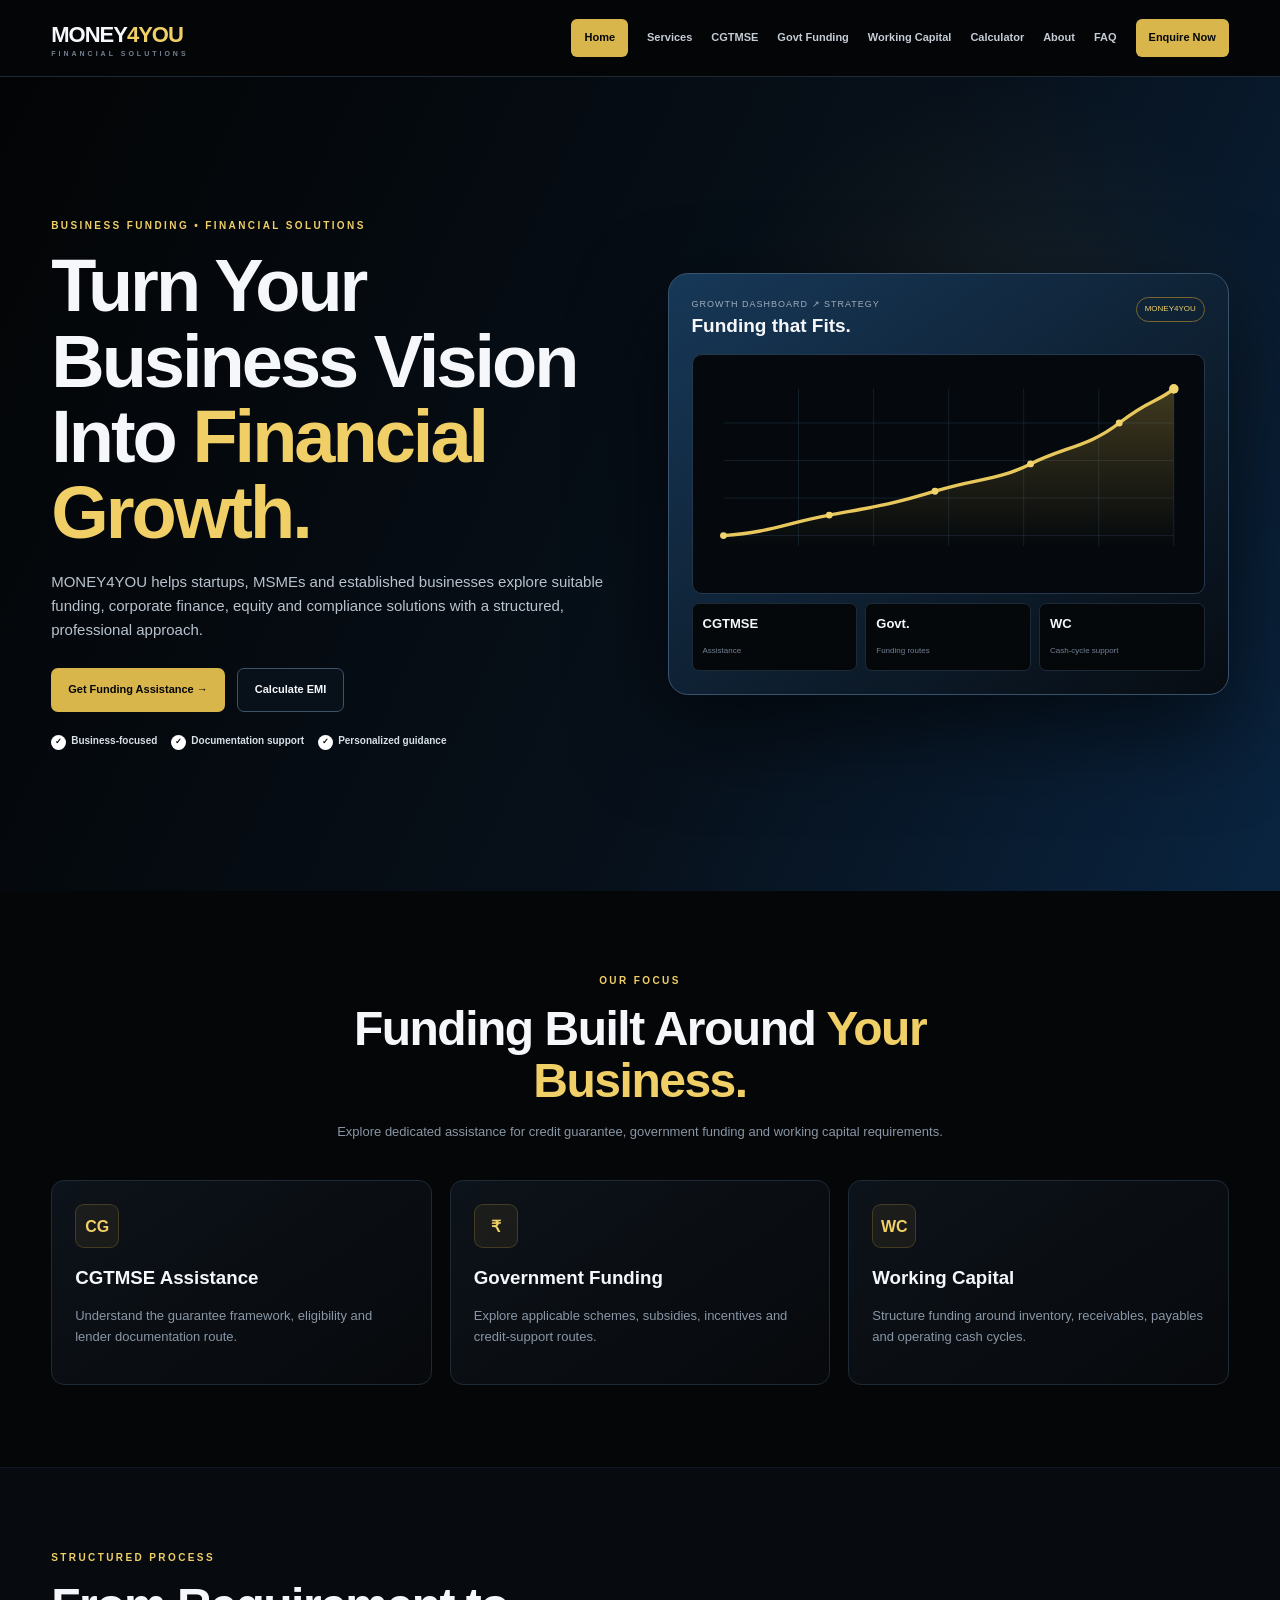
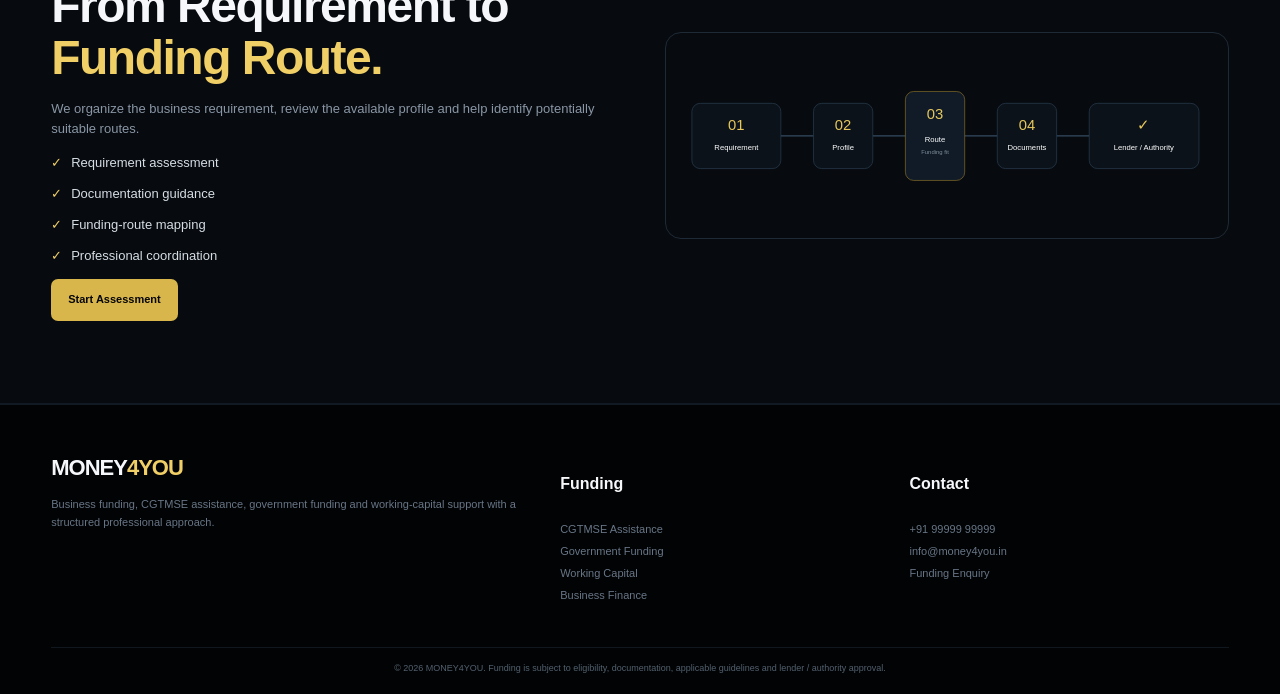
<file: index.html>
<!doctype html><html lang="en"><head><meta charset="UTF-8"><meta name="viewport" content="width=device-width,initial-scale=1.0"><meta name="description" content="MONEY4YOU business funding, CGTMSE, government funding and working capital assistance."><title>MONEY4YOU | Business Funding & Financial Solutions</title><link rel="stylesheet" href="style.css"></head><body><header class="header"><div class="container navwrap"><a class="logo" href="index.html">MONEY<span>4YOU</span><small class="tag">FINANCIAL SOLUTIONS</small></a><button class="menu" onclick="document.querySelector('.nav').classList.toggle('open')">☰</button><nav class="nav">
<a class="active" href="index.html">Home</a>
<a class="" href="services.html">Services</a>
<a class="" href="cgtmse.html">CGTMSE</a>
<a class="" href="govt-funding.html">Govt Funding</a>
<a class="" href="working-capital.html">Working Capital</a>
<a class="" href="calculator.html">Calculator</a>
<a class="" href="about.html">About</a>
<a class="" href="faq.html">FAQ</a>
<a class="cta" href="apply.html">Enquire Now</a></nav></div></header><main><section class="hero"><div class="container hero-grid"><div><div class="eyebrow">Business Funding • Financial Solutions</div><h1>Turn Your Business Vision Into <span class="gold">Financial Growth.</span></h1><p class="lead">MONEY4YOU helps startups, MSMEs and established businesses explore suitable funding, corporate finance, equity and compliance solutions with a structured, professional approach.</p><div class="buttons"><a class="btn btn-gold" href="apply.html">Get Funding Assistance →</a><a class="btn btn-outline" href="calculator.html">Calculate EMI</a></div><div class="checks"><span>Business-focused</span><span>Documentation support</span><span>Personalized guidance</span></div></div><div class="dashboard"><div class="dashhead"><div><div class="dashsmall">Growth Dashboard ↗ Strategy</div><div class="dashtitle">Funding that Fits.</div></div><div class="pill">MONEY4YOU</div></div><div class="chart"><svg viewBox="0 0 720 320" xmlns="http://www.w3.org/2000/svg"><defs><linearGradient id="g" x1="0" y1="0" x2="0" y2="1"><stop stop-color="#d9b64b" stop-opacity=".28"/><stop offset="1" stop-color="#d9b64b" stop-opacity="0"/></linearGradient></defs><g stroke="#1b2a38"><path d="M30 250H690M30 195H690M30 140H690M30 85H690"/><path d="M140 35V265M250 35V265M360 35V265M470 35V265M580 35V265M690 35V265"/></g><path d="M30 250C100 245 120 232 185 220S275 205 340 185S430 170 480 145S565 120 610 85S665 55 690 35L690 265H30Z" fill="url(#g)"/><path d="M30 250C100 245 120 232 185 220S275 205 340 185S430 170 480 145S565 120 610 85S665 55 690 35" fill="none" stroke="#e8c85c" stroke-width="5"/><g fill="#f2d46e"><circle cx="30" cy="250" r="5"/><circle cx="185" cy="220" r="5"/><circle cx="340" cy="185" r="5"/><circle cx="480" cy="145" r="5"/><circle cx="610" cy="85" r="5"/><circle cx="690" cy="35" r="7"/></g></svg></div><div class="dashstats"><div class="mini"><b>CGTMSE</b><small>Assistance</small></div><div class="mini"><b>Govt.</b><small>Funding routes</small></div><div class="mini"><b>WC</b><small>Cash-cycle support</small></div></div></div></div></section>
<section><div class="container"><div class="sectionhead"><div class="eyebrow">Our Focus</div><h2>Funding Built Around <span class="gold">Your Business.</span></h2><p>Explore dedicated assistance for credit guarantee, government funding and working capital requirements.</p></div><div class="grid3"><a class="card" href="cgtmse.html"><div class="icon">CG</div><h3>CGTMSE Assistance</h3><p>Understand the guarantee framework, eligibility and lender documentation route.</p></a><a class="card" href="govt-funding.html"><div class="icon">₹</div><h3>Government Funding</h3><p>Explore applicable schemes, subsidies, incentives and credit-support routes.</p></a><a class="card" href="working-capital.html"><div class="icon">WC</div><h3>Working Capital</h3><p>Structure funding around inventory, receivables, payables and operating cash cycles.</p></a></div></div></section>
<section class="dark"><div class="container split"><div class="copy"><div class="eyebrow">Structured Process</div><h2>From Requirement to <span class="gold">Funding Route.</span></h2><p>We organize the business requirement, review the available profile and help identify potentially suitable routes.</p><ul class="list"><li>Requirement assessment</li><li>Documentation guidance</li><li>Funding-route mapping</li><li>Professional coordination</li></ul><a class="btn btn-gold" href="apply.html">Start Assessment</a></div><div class="diagram"><svg viewBox="0 0 900 300" xmlns="http://www.w3.org/2000/svg"><g fill="none" stroke="#344a61" stroke-width="2"><path d="M170 150H225M325 150H380M480 150H535M635 150H690"/></g><g font-family="Arial" text-anchor="middle"><g><rect x="20" y="95" width="150" height="110" rx="14" fill="#0b1219" stroke="#30465c"/><text x="95" y="140" fill="#e8c85c" font-size="25">01</text><text x="95" y="174" fill="#fff" font-size="13">Requirement</text></g><g><rect x="225" y="95" width="100" height="110" rx="14" fill="#0b1219" stroke="#30465c"/><text x="275" y="140" fill="#e8c85c" font-size="25">02</text><text x="275" y="174" fill="#fff" font-size="13">Profile</text></g><g><rect x="380" y="75" width="100" height="150" rx="14" fill="#101b27" stroke="#9b7c2c"/><text x="430" y="122" fill="#e8c85c" font-size="25">03</text><text x="430" y="160" fill="#fff" font-size="13">Route</text><text x="430" y="181" fill="#7f8d9c" font-size="10">Funding fit</text></g><g><rect x="535" y="95" width="100" height="110" rx="14" fill="#0b1219" stroke="#30465c"/><text x="585" y="140" fill="#e8c85c" font-size="25">04</text><text x="585" y="174" fill="#fff" font-size="13">Documents</text></g><g><rect x="690" y="95" width="185" height="110" rx="14" fill="#0b1219" stroke="#30465c"/><text x="782" y="140" fill="#e8c85c" font-size="25">✓</text><text x="782" y="174" fill="#fff" font-size="13">Lender / Authority</text></g></g></svg></div></div></section></main><footer><div class="container"><div class="footergrid"><div><div class="logo">MONEY<span>4YOU</span></div><p>Business funding, CGTMSE assistance, government funding and working-capital support with a structured professional approach.</p></div><div><h4>Funding</h4><ul><li><a href="cgtmse.html">CGTMSE Assistance</a></li><li><a href="govt-funding.html">Government Funding</a></li><li><a href="working-capital.html">Working Capital</a></li><li><a href="services.html">Business Finance</a></li></ul></div><div><h4>Contact</h4><ul><li>+91 99999 99999</li><li>info@money4you.in</li><li><a href="apply.html">Funding Enquiry</a></li></ul></div></div><div class="copyright">© 2026 MONEY4YOU. Funding is subject to eligibility, documentation, applicable guidelines and lender / authority approval.</div></div></footer><script src="main.js"></script></body></html>
</file>
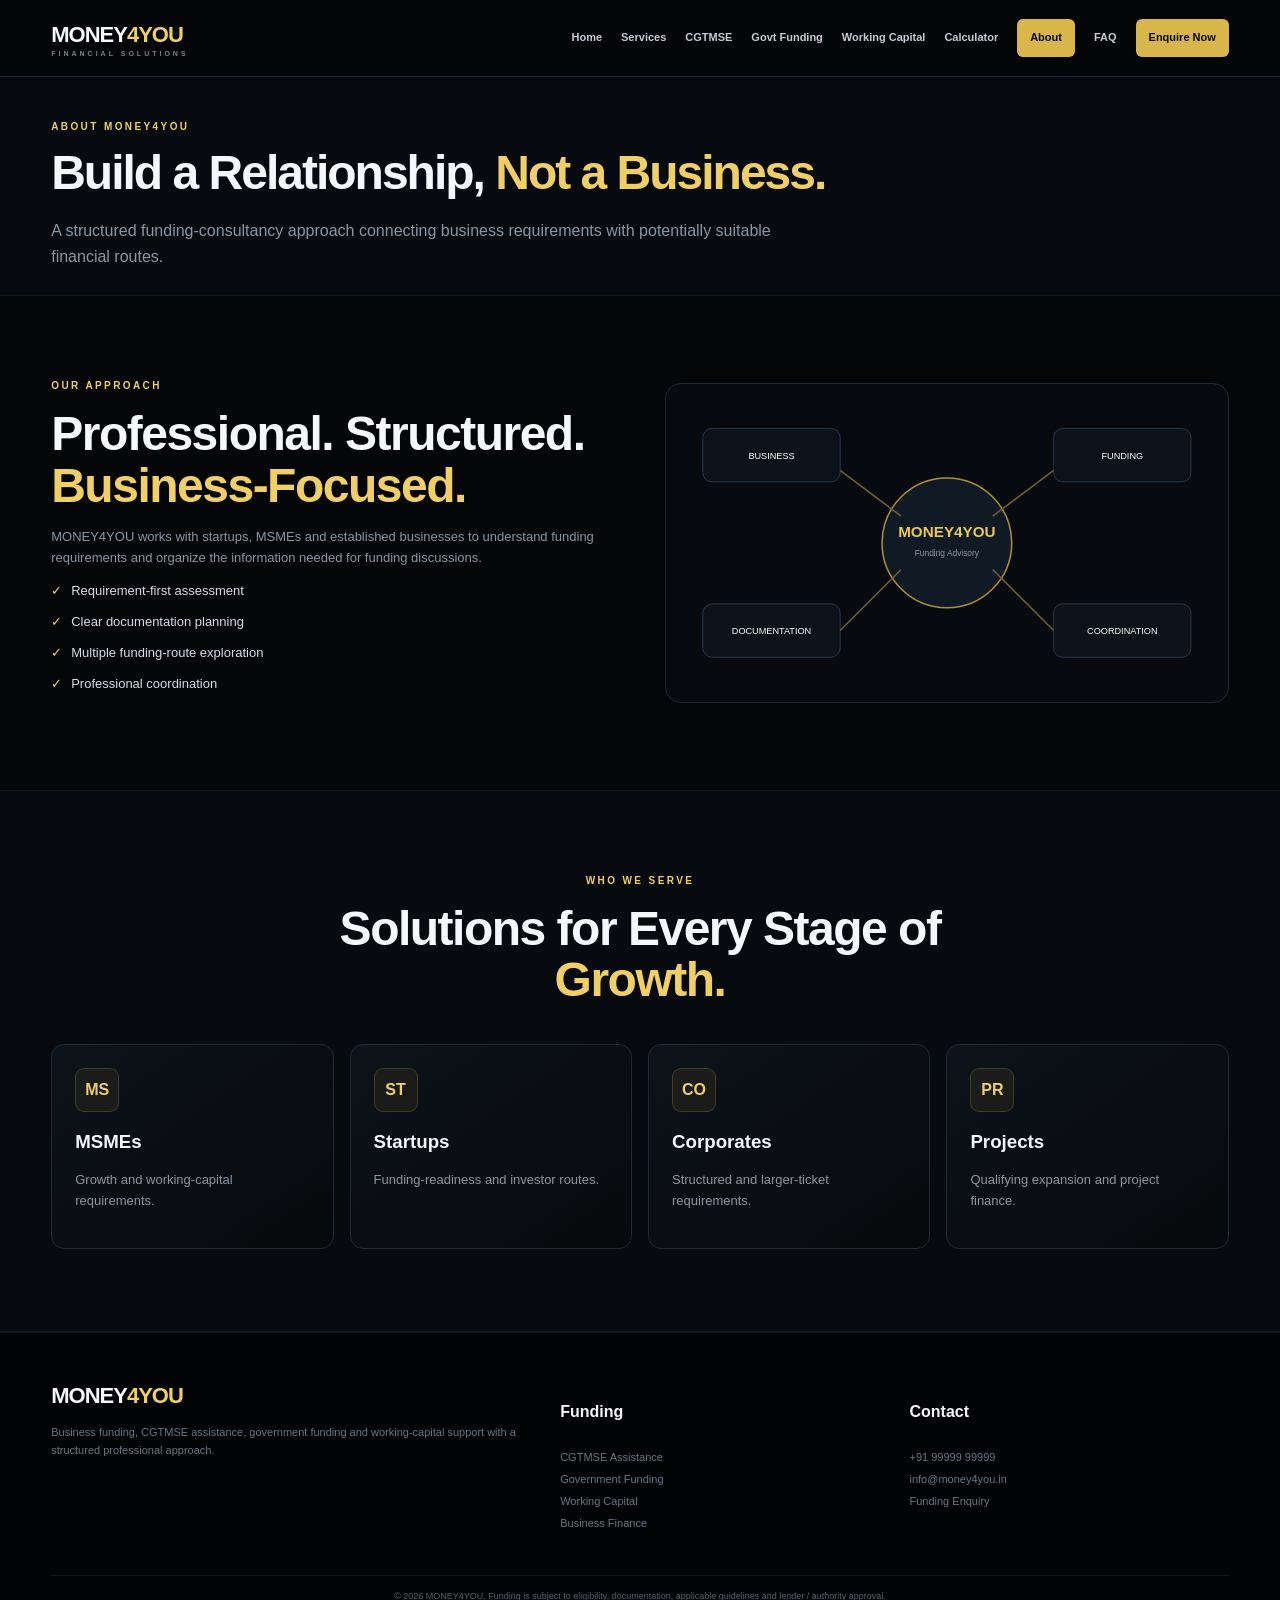
<file: about.html>
<!doctype html><html lang="en"><head><meta charset="UTF-8"><meta name="viewport" content="width=device-width,initial-scale=1.0"><meta name="description" content="MONEY4YOU business funding, CGTMSE, government funding and working capital assistance."><title>MONEY4YOU | About Us</title><link rel="stylesheet" href="style.css"></head><body><header class="header"><div class="container navwrap"><a class="logo" href="index.html">MONEY<span>4YOU</span><small class="tag">FINANCIAL SOLUTIONS</small></a><button class="menu" onclick="document.querySelector('.nav').classList.toggle('open')">☰</button><nav class="nav">
<a class="" href="index.html">Home</a>
<a class="" href="services.html">Services</a>
<a class="" href="cgtmse.html">CGTMSE</a>
<a class="" href="govt-funding.html">Govt Funding</a>
<a class="" href="working-capital.html">Working Capital</a>
<a class="" href="calculator.html">Calculator</a>
<a class="active" href="about.html">About</a>
<a class="" href="faq.html">FAQ</a>
<a class="cta" href="apply.html">Enquire Now</a></nav></div></header><main><section class="breadcrumb"><div class="container"><div class="eyebrow">About MONEY4YOU</div><h1>Build a Relationship, <span class="gold">Not a Business.</span></h1><p>A structured funding-consultancy approach connecting business requirements with potentially suitable financial routes.</p></div></section><section><div class="container split"><div class="copy"><div class="eyebrow">Our Approach</div><h2>Professional. Structured. <span class="gold">Business-Focused.</span></h2><p>MONEY4YOU works with startups, MSMEs and established businesses to understand funding requirements and organize the information needed for funding discussions.</p><ul class="list"><li>Requirement-first assessment</li><li>Clear documentation planning</li><li>Multiple funding-route exploration</li><li>Professional coordination</li></ul></div><div class="diagram"><svg viewBox="0 0 700 380" xmlns="http://www.w3.org/2000/svg"><g font-family="Arial" text-anchor="middle"><circle cx="350" cy="190" r="85" fill="#101a24" stroke="#b08d37" stroke-width="2"/><text x="350" y="182" fill="#e8c85c" font-size="20" font-weight="700">MONEY4YOU</text><text x="350" y="207" fill="#8c9aaa" font-size="11">Funding Advisory</text><g fill="#0b1219" stroke="#30465c"><rect x="30" y="40" width="180" height="70" rx="12"/><rect x="490" y="40" width="180" height="70" rx="12"/><rect x="30" y="270" width="180" height="70" rx="12"/><rect x="490" y="270" width="180" height="70" rx="12"/></g><g fill="#fff" font-size="12"><text x="120" y="80">BUSINESS</text><text x="580" y="80">FUNDING</text><text x="120" y="310">DOCUMENTATION</text><text x="580" y="310">COORDINATION</text></g><g stroke="#705f31" stroke-width="2"><path d="M210 95L290 155M490 95L410 155M210 305L290 225M490 305L410 225"/></g></g></svg></div></div></section><section class="dark"><div class="container"><div class="sectionhead"><div class="eyebrow">Who We Serve</div><h2>Solutions for Every Stage of <span class="gold">Growth.</span></h2></div><div class="grid4"><div class="card"><div class="icon">MS</div><h3>MSMEs</h3><p>Growth and working-capital requirements.</p></div><div class="card"><div class="icon">ST</div><h3>Startups</h3><p>Funding-readiness and investor routes.</p></div><div class="card"><div class="icon">CO</div><h3>Corporates</h3><p>Structured and larger-ticket requirements.</p></div><div class="card"><div class="icon">PR</div><h3>Projects</h3><p>Qualifying expansion and project finance.</p></div></div></div></section></main><footer><div class="container"><div class="footergrid"><div><div class="logo">MONEY<span>4YOU</span></div><p>Business funding, CGTMSE assistance, government funding and working-capital support with a structured professional approach.</p></div><div><h4>Funding</h4><ul><li><a href="cgtmse.html">CGTMSE Assistance</a></li><li><a href="govt-funding.html">Government Funding</a></li><li><a href="working-capital.html">Working Capital</a></li><li><a href="services.html">Business Finance</a></li></ul></div><div><h4>Contact</h4><ul><li>+91 99999 99999</li><li>info@money4you.in</li><li><a href="apply.html">Funding Enquiry</a></li></ul></div></div><div class="copyright">© 2026 MONEY4YOU. Funding is subject to eligibility, documentation, applicable guidelines and lender / authority approval.</div></div></footer><script src="main.js"></script></body></html>
</file>
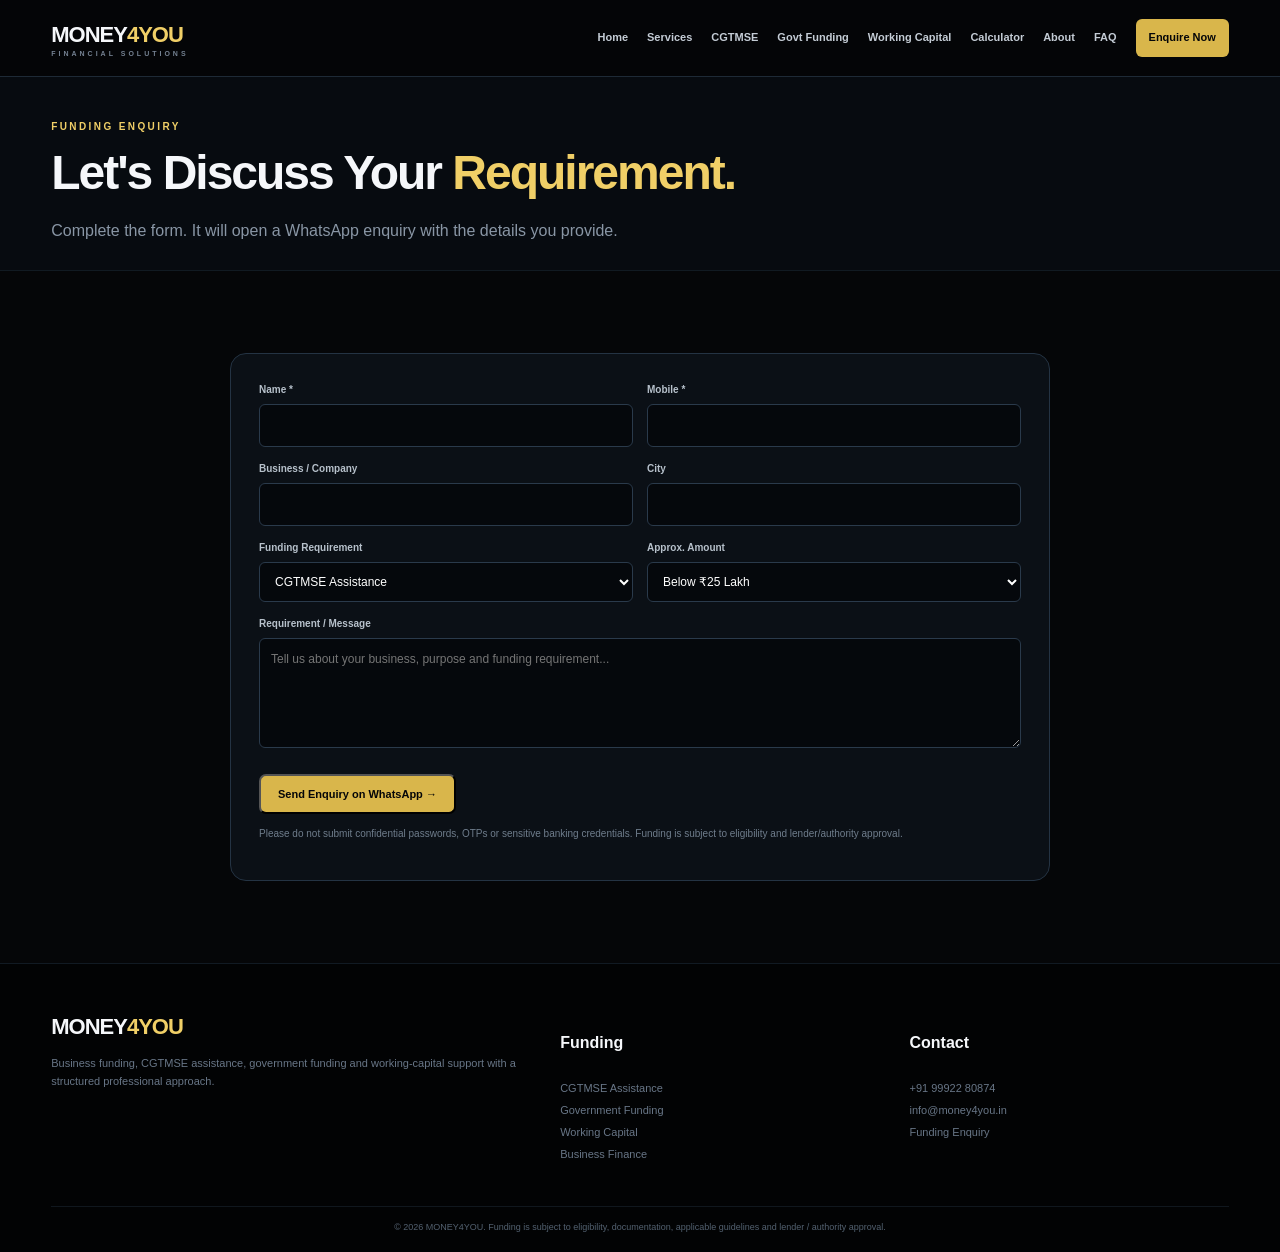
<file: apply.html>
<!doctype html><html lang="en"><head><meta charset="UTF-8"><meta name="viewport" content="width=device-width,initial-scale=1.0"><meta name="description" content="MONEY4YOU business funding, CGTMSE, government funding and working capital assistance."><title>MONEY4YOU | Funding Enquiry</title><link rel="stylesheet" href="style.css"></head><body><header class="header"><div class="container navwrap"><a class="logo" href="index.html">MONEY<span>4YOU</span><small class="tag">FINANCIAL SOLUTIONS</small></a><button class="menu" onclick="document.querySelector('.nav').classList.toggle('open')">☰</button><nav class="nav">
<a class="" href="index.html">Home</a>
<a class="" href="services.html">Services</a>
<a class="" href="cgtmse.html">CGTMSE</a>
<a class="" href="govt-funding.html">Govt Funding</a>
<a class="" href="working-capital.html">Working Capital</a>
<a class="" href="calculator.html">Calculator</a>
<a class="" href="about.html">About</a>
<a class="" href="faq.html">FAQ</a>
<a class="cta" href="apply.html">Enquire Now</a></nav></div></header><main><section class="breadcrumb"><div class="container"><div class="eyebrow">Funding Enquiry</div><h1>Let's Discuss Your <span class="gold">Requirement.</span></h1><p>Complete the form. It will open a WhatsApp enquiry with the details you provide.</p></div></section><section><div class="container"><div class="formbox"><form onsubmit="sendWhatsApp(event)"><div class="formgrid"><div class="field"><label>Name *</label><input id="name" required></div><div class="field"><label>Mobile *</label><input id="mobile" required></div><div class="field"><label>Business / Company</label><input id="business"></div><div class="field"><label>City</label><input id="city"></div><div class="field"><label>Funding Requirement</label><select id="type"><option>CGTMSE Assistance</option><option>Government Funding</option><option>Working Capital</option><option>Business Loan</option><option>Project Finance</option><option>Structured Finance</option><option>Other</option></select></div><div class="field"><label>Approx. Amount</label><select id="amount"><option>Below ₹25 Lakh</option><option>₹25 Lakh – ₹1 Cr</option><option>₹1 – ₹5 Cr</option><option>₹5 – ₹25 Cr</option><option>Above ₹25 Cr</option></select></div><div class="field full"><label>Requirement / Message</label><textarea id="message" placeholder="Tell us about your business, purpose and funding requirement..."></textarea></div></div><div class="buttons"><button class="btn btn-gold" type="submit">Send Enquiry on WhatsApp →</button></div><p class="notice">Please do not submit confidential passwords, OTPs or sensitive banking credentials. Funding is subject to eligibility and lender/authority approval.</p></form></div></div></section></main><footer><div class="container"><div class="footergrid"><div><div class="logo">MONEY<span>4YOU</span></div><p>Business funding, CGTMSE assistance, government funding and working-capital support with a structured professional approach.</p></div><div><h4>Funding</h4><ul><li><a href="cgtmse.html">CGTMSE Assistance</a></li><li><a href="govt-funding.html">Government Funding</a></li><li><a href="working-capital.html">Working Capital</a></li><li><a href="services.html">Business Finance</a></li></ul></div><div><h4>Contact</h4><ul><li>+91 99922 80874</li><li>info@money4you.in</li><li><a href="apply.html">Funding Enquiry</a></li></ul></div></div><div class="copyright">© 2026 MONEY4YOU. Funding is subject to eligibility, documentation, applicable guidelines and lender / authority approval.</div></div></footer><script src="main.js"></script></body></html>
</file>
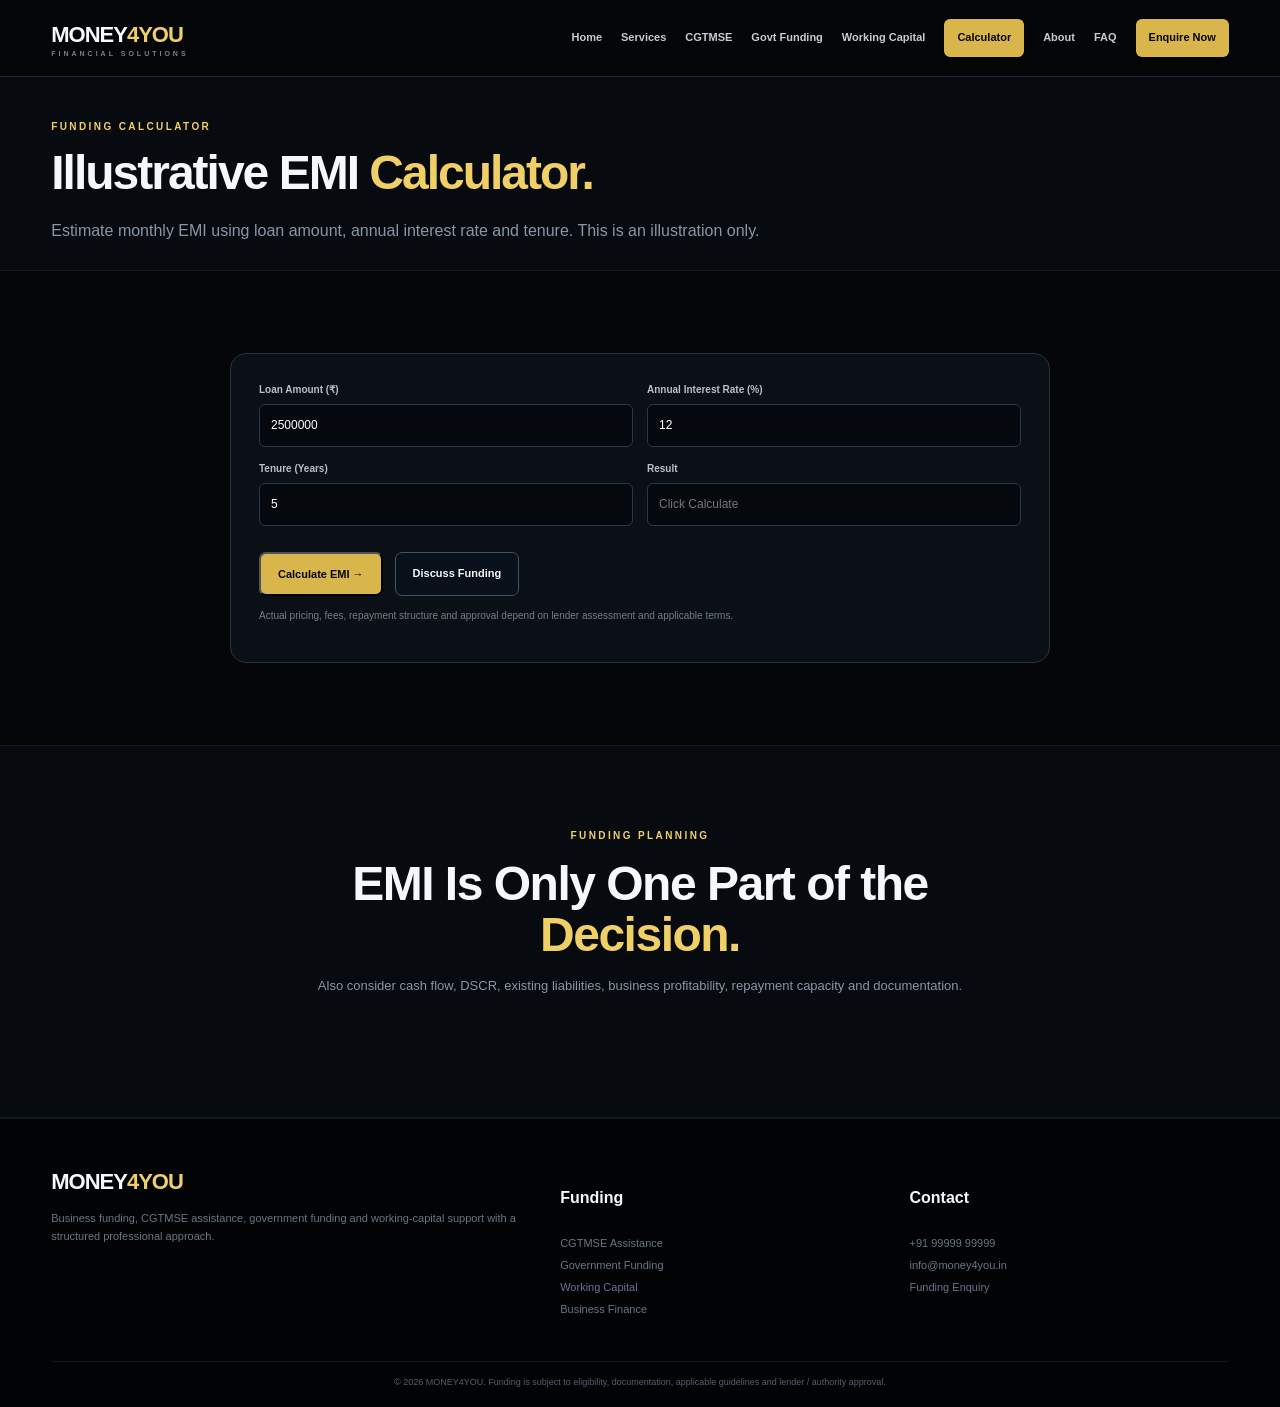
<file: calculator.html>
<!doctype html><html lang="en"><head><meta charset="UTF-8"><meta name="viewport" content="width=device-width,initial-scale=1.0"><meta name="description" content="MONEY4YOU business funding, CGTMSE, government funding and working capital assistance."><title>MONEY4YOU | EMI Calculator</title><link rel="stylesheet" href="style.css"></head><body><header class="header"><div class="container navwrap"><a class="logo" href="index.html">MONEY<span>4YOU</span><small class="tag">FINANCIAL SOLUTIONS</small></a><button class="menu" onclick="document.querySelector('.nav').classList.toggle('open')">☰</button><nav class="nav">
<a class="" href="index.html">Home</a>
<a class="" href="services.html">Services</a>
<a class="" href="cgtmse.html">CGTMSE</a>
<a class="" href="govt-funding.html">Govt Funding</a>
<a class="" href="working-capital.html">Working Capital</a>
<a class="active" href="calculator.html">Calculator</a>
<a class="" href="about.html">About</a>
<a class="" href="faq.html">FAQ</a>
<a class="cta" href="apply.html">Enquire Now</a></nav></div></header><main><section class="breadcrumb"><div class="container"><div class="eyebrow">Funding Calculator</div><h1>Illustrative EMI <span class="gold">Calculator.</span></h1><p>Estimate monthly EMI using loan amount, annual interest rate and tenure. This is an illustration only.</p></div></section><section><div class="container"><div class="formbox"><div class="formgrid"><div class="field"><label>Loan Amount (₹)</label><input id="loan" type="number" value="2500000"></div><div class="field"><label>Annual Interest Rate (%)</label><input id="rate" type="number" value="12" step="0.1"></div><div class="field"><label>Tenure (Years)</label><input id="years" type="number" value="5"></div><div class="field"><label>Result</label><input id="emi" readonly placeholder="Click Calculate"></div></div><div class="buttons"><button class="btn btn-gold" onclick="calculateEMI()">Calculate EMI →</button><a class="btn btn-outline" href="apply.html">Discuss Funding</a></div><p class="notice">Actual pricing, fees, repayment structure and approval depend on lender assessment and applicable terms.</p></div></div></section><section class="dark"><div class="container sectionhead"><div class="eyebrow">Funding Planning</div><h2>EMI Is Only One Part of the <span class="gold">Decision.</span></h2><p>Also consider cash flow, DSCR, existing liabilities, business profitability, repayment capacity and documentation.</p></div></section></main><footer><div class="container"><div class="footergrid"><div><div class="logo">MONEY<span>4YOU</span></div><p>Business funding, CGTMSE assistance, government funding and working-capital support with a structured professional approach.</p></div><div><h4>Funding</h4><ul><li><a href="cgtmse.html">CGTMSE Assistance</a></li><li><a href="govt-funding.html">Government Funding</a></li><li><a href="working-capital.html">Working Capital</a></li><li><a href="services.html">Business Finance</a></li></ul></div><div><h4>Contact</h4><ul><li>+91 99999 99999</li><li>info@money4you.in</li><li><a href="apply.html">Funding Enquiry</a></li></ul></div></div><div class="copyright">© 2026 MONEY4YOU. Funding is subject to eligibility, documentation, applicable guidelines and lender / authority approval.</div></div></footer><script src="main.js"></script></body></html>
</file>
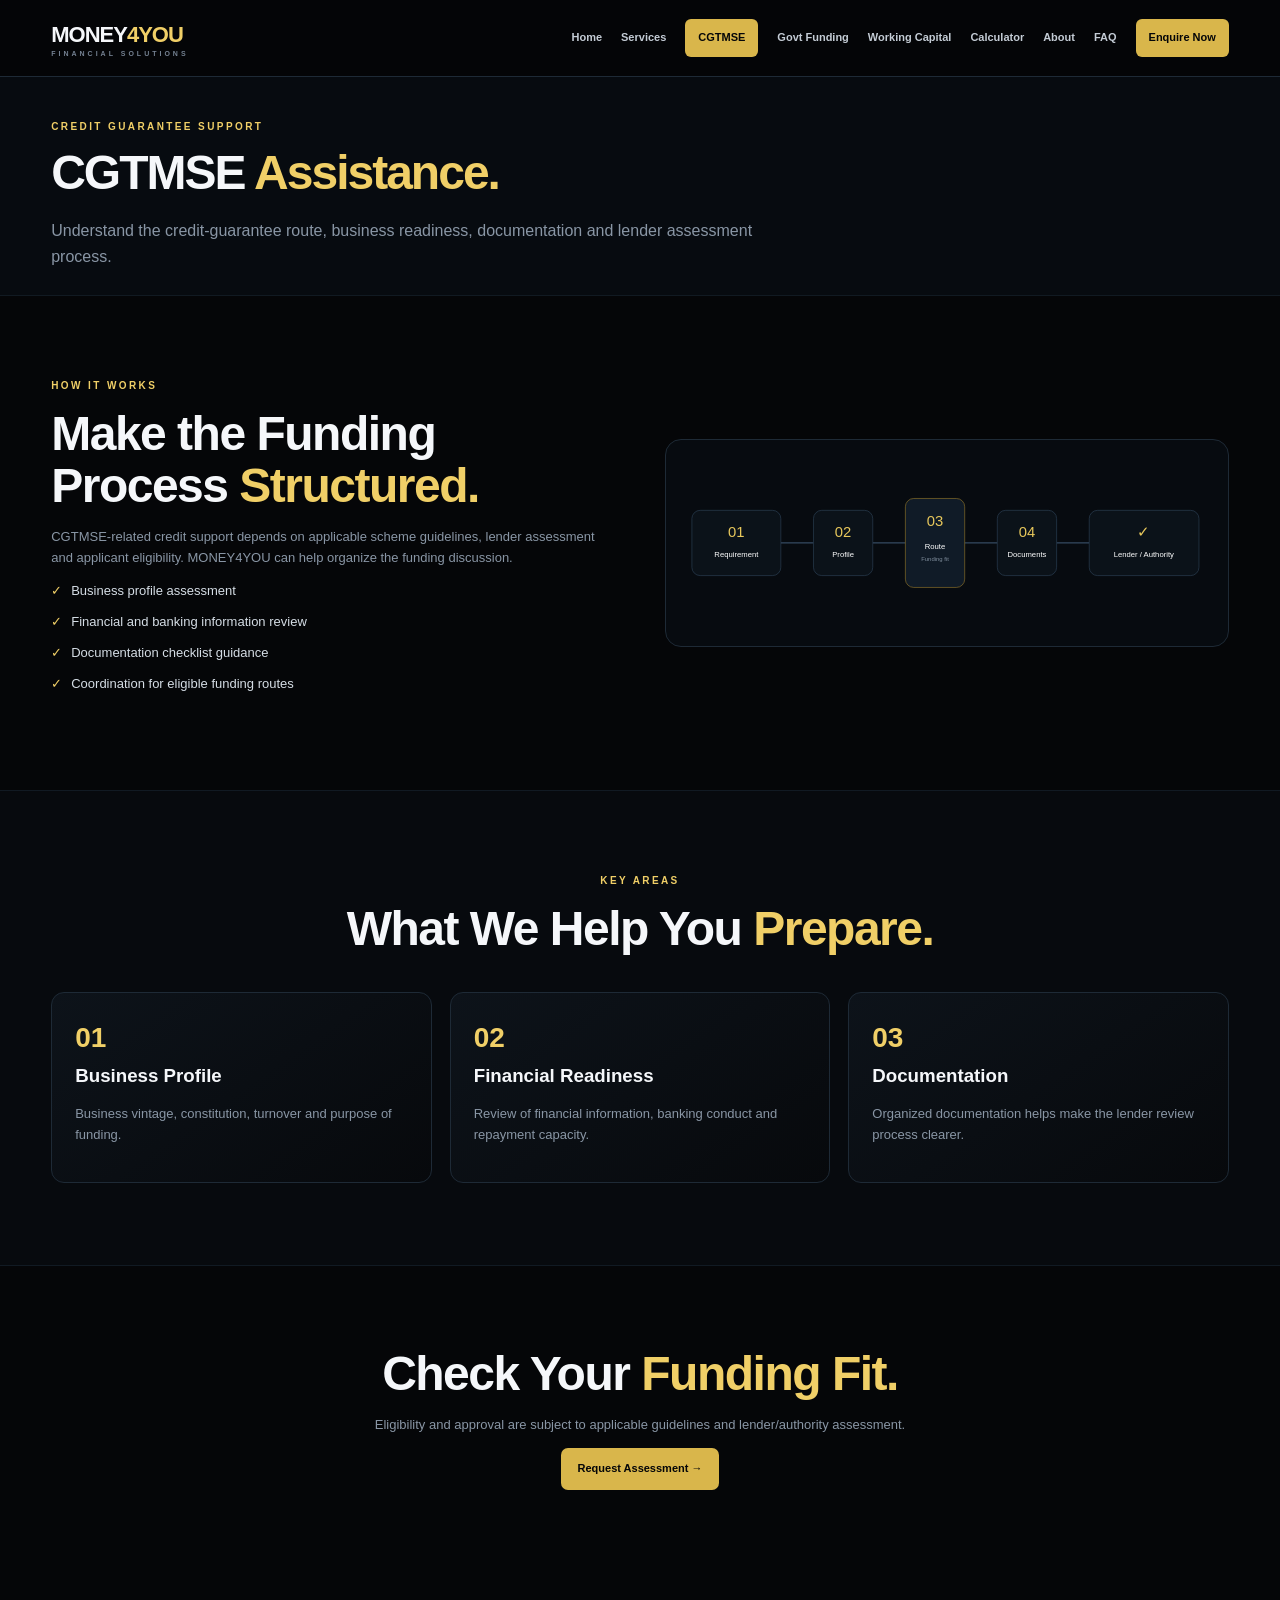
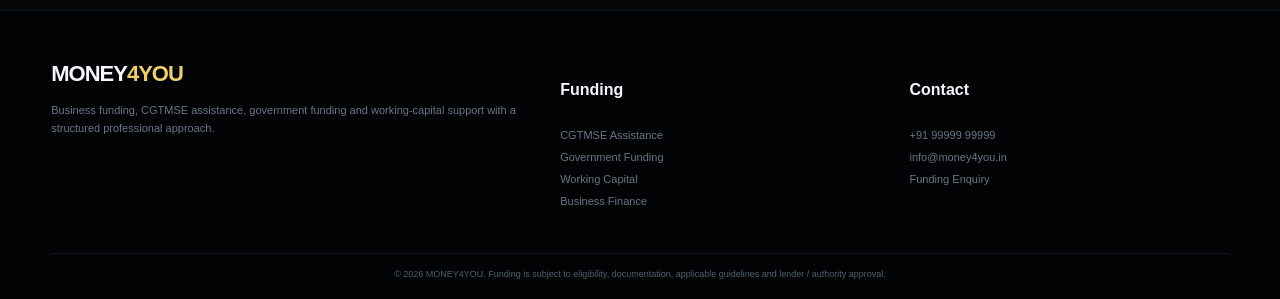
<file: cgtmse.html>
<!doctype html><html lang="en"><head><meta charset="UTF-8"><meta name="viewport" content="width=device-width,initial-scale=1.0"><meta name="description" content="MONEY4YOU business funding, CGTMSE, government funding and working capital assistance."><title>MONEY4YOU | CGTMSE Assistance</title><link rel="stylesheet" href="style.css"></head><body><header class="header"><div class="container navwrap"><a class="logo" href="index.html">MONEY<span>4YOU</span><small class="tag">FINANCIAL SOLUTIONS</small></a><button class="menu" onclick="document.querySelector('.nav').classList.toggle('open')">☰</button><nav class="nav">
<a class="" href="index.html">Home</a>
<a class="" href="services.html">Services</a>
<a class="active" href="cgtmse.html">CGTMSE</a>
<a class="" href="govt-funding.html">Govt Funding</a>
<a class="" href="working-capital.html">Working Capital</a>
<a class="" href="calculator.html">Calculator</a>
<a class="" href="about.html">About</a>
<a class="" href="faq.html">FAQ</a>
<a class="cta" href="apply.html">Enquire Now</a></nav></div></header><main><section class="breadcrumb"><div class="container"><div class="eyebrow">Credit Guarantee Support</div><h1>CGTMSE <span class="gold">Assistance.</span></h1><p>Understand the credit-guarantee route, business readiness, documentation and lender assessment process.</p></div></section><section><div class="container split"><div class="copy"><div class="eyebrow">How It Works</div><h2>Make the Funding Process <span class="gold">Structured.</span></h2><p>CGTMSE-related credit support depends on applicable scheme guidelines, lender assessment and applicant eligibility. MONEY4YOU can help organize the funding discussion.</p><ul class="list"><li>Business profile assessment</li><li>Financial and banking information review</li><li>Documentation checklist guidance</li><li>Coordination for eligible funding routes</li></ul></div><div class="diagram"><svg viewBox="0 0 900 300" xmlns="http://www.w3.org/2000/svg"><g fill="none" stroke="#344a61" stroke-width="2"><path d="M170 150H225M325 150H380M480 150H535M635 150H690"/></g><g font-family="Arial" text-anchor="middle"><g><rect x="20" y="95" width="150" height="110" rx="14" fill="#0b1219" stroke="#30465c"/><text x="95" y="140" fill="#e8c85c" font-size="25">01</text><text x="95" y="174" fill="#fff" font-size="13">Requirement</text></g><g><rect x="225" y="95" width="100" height="110" rx="14" fill="#0b1219" stroke="#30465c"/><text x="275" y="140" fill="#e8c85c" font-size="25">02</text><text x="275" y="174" fill="#fff" font-size="13">Profile</text></g><g><rect x="380" y="75" width="100" height="150" rx="14" fill="#101b27" stroke="#9b7c2c"/><text x="430" y="122" fill="#e8c85c" font-size="25">03</text><text x="430" y="160" fill="#fff" font-size="13">Route</text><text x="430" y="181" fill="#7f8d9c" font-size="10">Funding fit</text></g><g><rect x="535" y="95" width="100" height="110" rx="14" fill="#0b1219" stroke="#30465c"/><text x="585" y="140" fill="#e8c85c" font-size="25">04</text><text x="585" y="174" fill="#fff" font-size="13">Documents</text></g><g><rect x="690" y="95" width="185" height="110" rx="14" fill="#0b1219" stroke="#30465c"/><text x="782" y="140" fill="#e8c85c" font-size="25">✓</text><text x="782" y="174" fill="#fff" font-size="13">Lender / Authority</text></g></g></svg></div></div></section><section class="dark"><div class="container"><div class="sectionhead"><div class="eyebrow">Key Areas</div><h2>What We Help You <span class="gold">Prepare.</span></h2></div><div class="grid3"><div class="card"><div class="number">01</div><h3>Business Profile</h3><p>Business vintage, constitution, turnover and purpose of funding.</p></div><div class="card"><div class="number">02</div><h3>Financial Readiness</h3><p>Review of financial information, banking conduct and repayment capacity.</p></div><div class="card"><div class="number">03</div><h3>Documentation</h3><p>Organized documentation helps make the lender review process clearer.</p></div></div></div></section><section><div class="container sectionhead"><h2>Check Your <span class="gold">Funding Fit.</span></h2><p>Eligibility and approval are subject to applicable guidelines and lender/authority assessment.</p><a class="btn btn-gold" href="apply.html">Request Assessment →</a></div></section></main><footer><div class="container"><div class="footergrid"><div><div class="logo">MONEY<span>4YOU</span></div><p>Business funding, CGTMSE assistance, government funding and working-capital support with a structured professional approach.</p></div><div><h4>Funding</h4><ul><li><a href="cgtmse.html">CGTMSE Assistance</a></li><li><a href="govt-funding.html">Government Funding</a></li><li><a href="working-capital.html">Working Capital</a></li><li><a href="services.html">Business Finance</a></li></ul></div><div><h4>Contact</h4><ul><li>+91 99999 99999</li><li>info@money4you.in</li><li><a href="apply.html">Funding Enquiry</a></li></ul></div></div><div class="copyright">© 2026 MONEY4YOU. Funding is subject to eligibility, documentation, applicable guidelines and lender / authority approval.</div></div></footer><script src="main.js"></script></body></html>
</file>
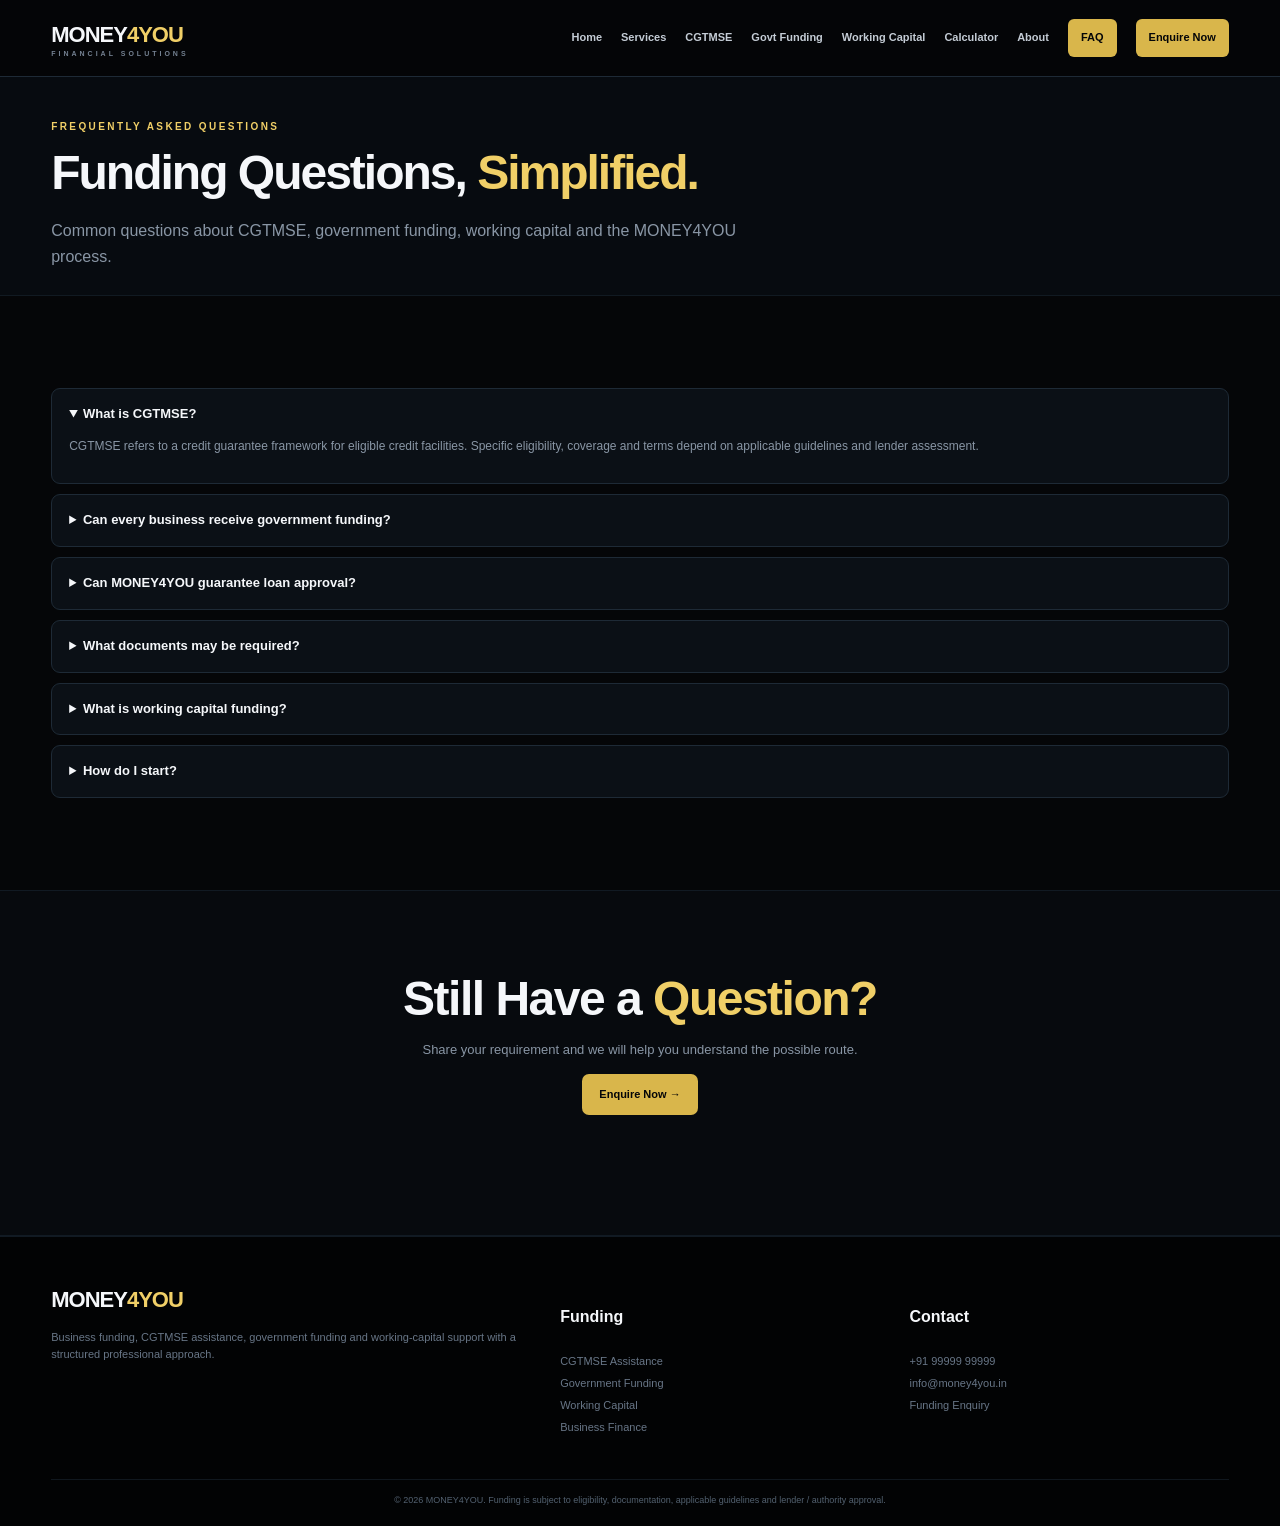
<file: faq.html>
<!doctype html><html lang="en"><head><meta charset="UTF-8"><meta name="viewport" content="width=device-width,initial-scale=1.0"><meta name="description" content="MONEY4YOU business funding, CGTMSE, government funding and working capital assistance."><title>MONEY4YOU | FAQ</title><link rel="stylesheet" href="style.css"></head><body><header class="header"><div class="container navwrap"><a class="logo" href="index.html">MONEY<span>4YOU</span><small class="tag">FINANCIAL SOLUTIONS</small></a><button class="menu" onclick="document.querySelector('.nav').classList.toggle('open')">☰</button><nav class="nav">
<a class="" href="index.html">Home</a>
<a class="" href="services.html">Services</a>
<a class="" href="cgtmse.html">CGTMSE</a>
<a class="" href="govt-funding.html">Govt Funding</a>
<a class="" href="working-capital.html">Working Capital</a>
<a class="" href="calculator.html">Calculator</a>
<a class="" href="about.html">About</a>
<a class="active" href="faq.html">FAQ</a>
<a class="cta" href="apply.html">Enquire Now</a></nav></div></header><main><section class="breadcrumb"><div class="container"><div class="eyebrow">Frequently Asked Questions</div><h1>Funding Questions, <span class="gold">Simplified.</span></h1><p>Common questions about CGTMSE, government funding, working capital and the MONEY4YOU process.</p></div></section><section><div class="container"><details open><summary>What is CGTMSE?</summary><p>CGTMSE refers to a credit guarantee framework for eligible credit facilities. Specific eligibility, coverage and terms depend on applicable guidelines and lender assessment.</p></details><details><summary>Can every business receive government funding?</summary><p>No. Government schemes have specific eligibility criteria, business categories, purposes, documentation and approval processes.</p></details><details><summary>Can MONEY4YOU guarantee loan approval?</summary><p>No. Funding decisions are made by the relevant lender or authority based on eligibility, documents, financials and applicable policies.</p></details><details><summary>What documents may be required?</summary><p>Depending on the case, documents may include KYC, business registrations, GST records, ITRs, financial statements, bank statements, ownership information and funding-purpose documents.</p></details><details><summary>What is working capital funding?</summary><p>It is funding used to support operating requirements such as inventory, receivables and day-to-day business cash cycles.</p></details><details><summary>How do I start?</summary><p>Submit the enquiry form with your business details, approximate funding amount and purpose. We can then discuss the next steps.</p></details></div></section><section class="dark"><div class="container sectionhead"><h2>Still Have a <span class="gold">Question?</span></h2><p>Share your requirement and we will help you understand the possible route.</p><a class="btn btn-gold" href="apply.html">Enquire Now →</a></div></section></main><footer><div class="container"><div class="footergrid"><div><div class="logo">MONEY<span>4YOU</span></div><p>Business funding, CGTMSE assistance, government funding and working-capital support with a structured professional approach.</p></div><div><h4>Funding</h4><ul><li><a href="cgtmse.html">CGTMSE Assistance</a></li><li><a href="govt-funding.html">Government Funding</a></li><li><a href="working-capital.html">Working Capital</a></li><li><a href="services.html">Business Finance</a></li></ul></div><div><h4>Contact</h4><ul><li>+91 99999 99999</li><li>info@money4you.in</li><li><a href="apply.html">Funding Enquiry</a></li></ul></div></div><div class="copyright">© 2026 MONEY4YOU. Funding is subject to eligibility, documentation, applicable guidelines and lender / authority approval.</div></div></footer><script src="main.js"></script></body></html>
</file>
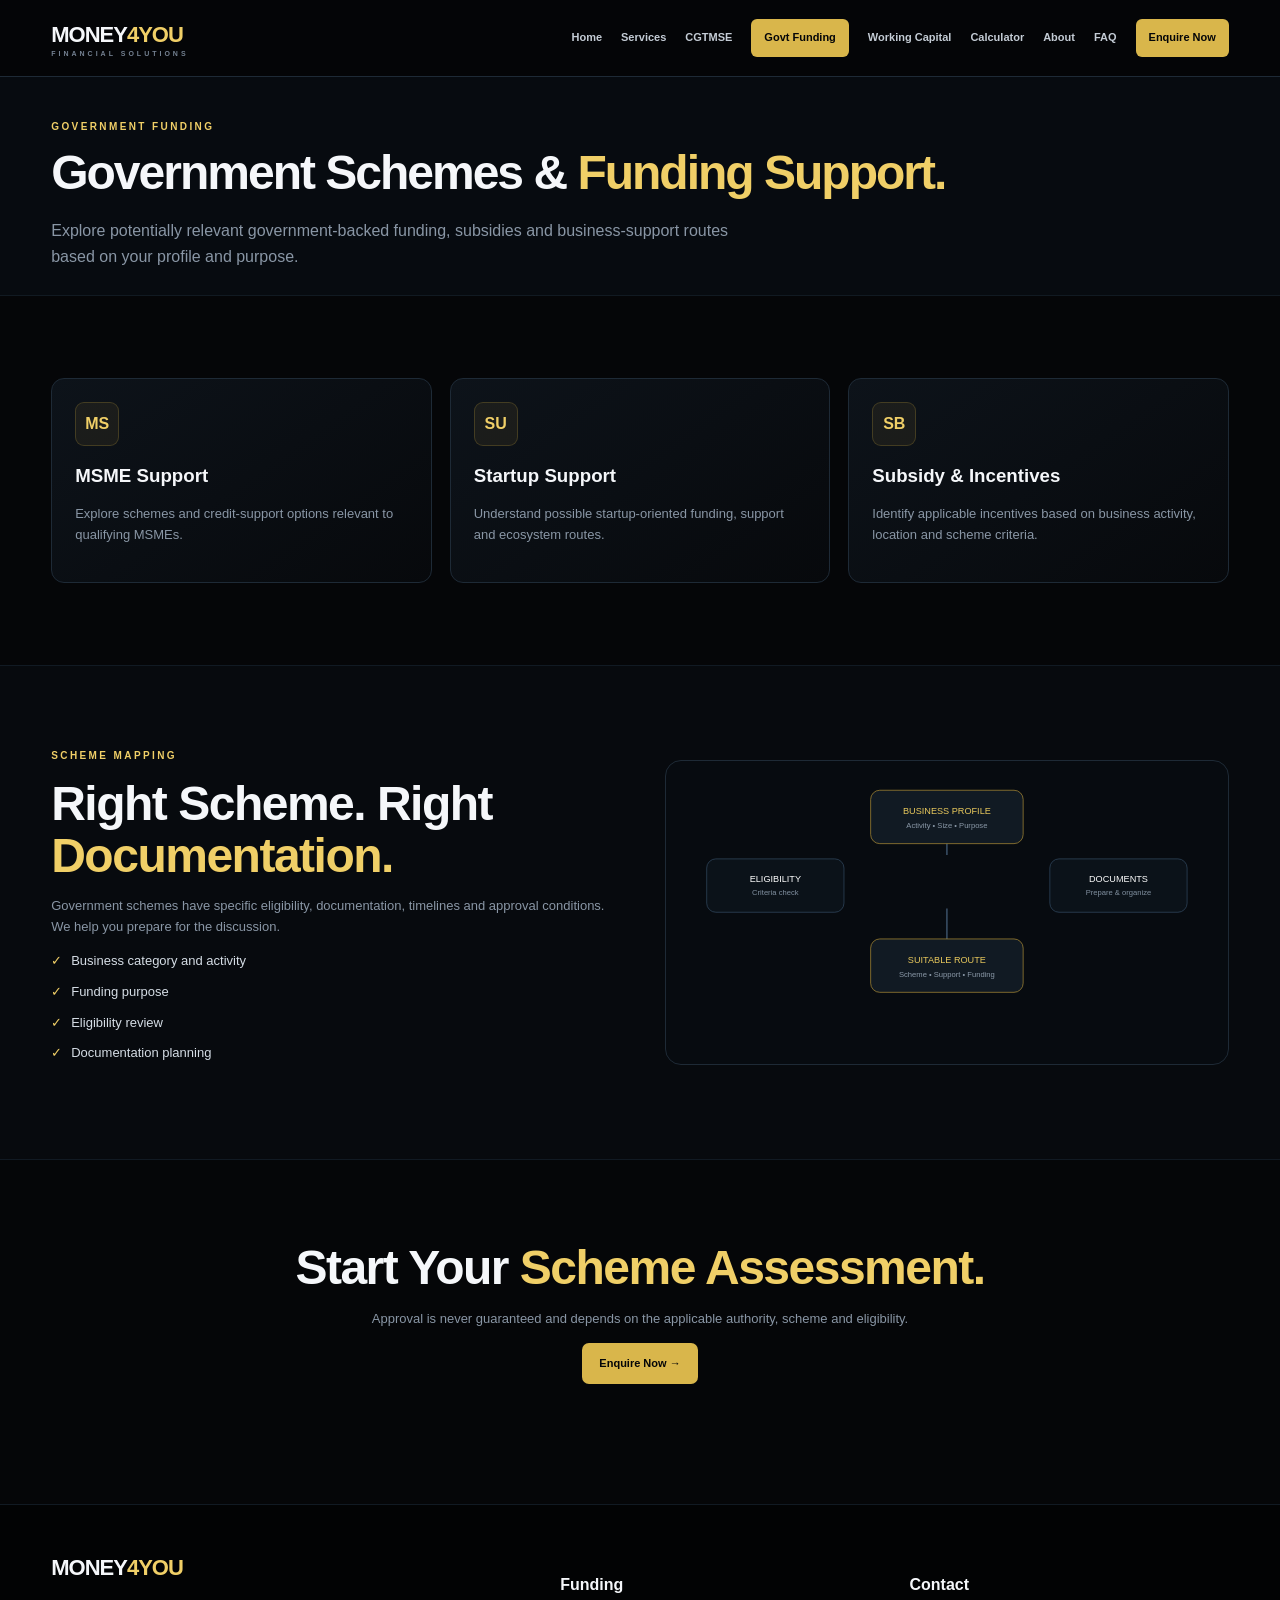
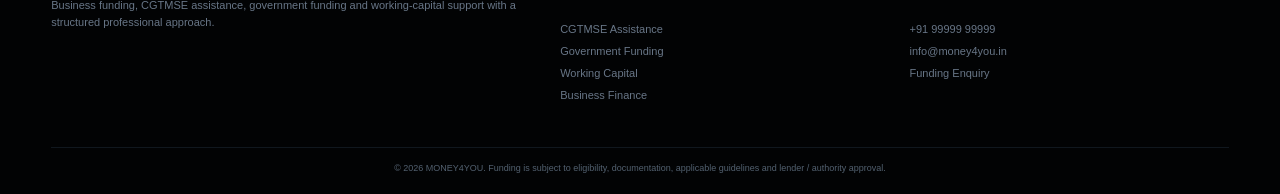
<file: govt-funding.html>
<!doctype html><html lang="en"><head><meta charset="UTF-8"><meta name="viewport" content="width=device-width,initial-scale=1.0"><meta name="description" content="MONEY4YOU business funding, CGTMSE, government funding and working capital assistance."><title>MONEY4YOU | Government Funding</title><link rel="stylesheet" href="style.css"></head><body><header class="header"><div class="container navwrap"><a class="logo" href="index.html">MONEY<span>4YOU</span><small class="tag">FINANCIAL SOLUTIONS</small></a><button class="menu" onclick="document.querySelector('.nav').classList.toggle('open')">☰</button><nav class="nav">
<a class="" href="index.html">Home</a>
<a class="" href="services.html">Services</a>
<a class="" href="cgtmse.html">CGTMSE</a>
<a class="active" href="govt-funding.html">Govt Funding</a>
<a class="" href="working-capital.html">Working Capital</a>
<a class="" href="calculator.html">Calculator</a>
<a class="" href="about.html">About</a>
<a class="" href="faq.html">FAQ</a>
<a class="cta" href="apply.html">Enquire Now</a></nav></div></header><main><section class="breadcrumb"><div class="container"><div class="eyebrow">Government Funding</div><h1>Government Schemes & <span class="gold">Funding Support.</span></h1><p>Explore potentially relevant government-backed funding, subsidies and business-support routes based on your profile and purpose.</p></div></section><section><div class="container"><div class="grid3"><div class="card"><div class="icon">MS</div><h3>MSME Support</h3><p>Explore schemes and credit-support options relevant to qualifying MSMEs.</p></div><div class="card"><div class="icon">SU</div><h3>Startup Support</h3><p>Understand possible startup-oriented funding, support and ecosystem routes.</p></div><div class="card"><div class="icon">SB</div><h3>Subsidy & Incentives</h3><p>Identify applicable incentives based on business activity, location and scheme criteria.</p></div></div></div></section><section class="dark"><div class="container split"><div class="copy"><div class="eyebrow">Scheme Mapping</div><h2>Right Scheme. Right <span class="gold">Documentation.</span></h2><p>Government schemes have specific eligibility, documentation, timelines and approval conditions. We help you prepare for the discussion.</p><ul class="list"><li>Business category and activity</li><li>Funding purpose</li><li>Eligibility review</li><li>Documentation planning</li></ul></div><div class="diagram"><svg viewBox="0 0 700 360" xmlns="http://www.w3.org/2000/svg"><g font-family="Arial" text-anchor="middle"><path d="M350 65V105M350 175V215M210 145H145M490 145H555" stroke="#3a5067" stroke-width="2"/><rect x="250" y="20" width="200" height="70" rx="12" fill="#111a23" stroke="#a18434"/><text x="350" y="51" fill="#e8c85c" font-size="12">BUSINESS PROFILE</text><text x="350" y="70" fill="#8b99a8" font-size="10">Activity • Size • Purpose</text><rect x="250" y="215" width="200" height="70" rx="12" fill="#111a23" stroke="#a18434"/><text x="350" y="246" fill="#e8c85c" font-size="12">SUITABLE ROUTE</text><text x="350" y="265" fill="#8b99a8" font-size="10">Scheme • Support • Funding</text><rect x="35" y="110" width="180" height="70" rx="12" fill="#0b1219" stroke="#30465c"/><text x="125" y="140" fill="#fff" font-size="12">ELIGIBILITY</text><text x="125" y="158" fill="#8190a0" font-size="10">Criteria check</text><rect x="485" y="110" width="180" height="70" rx="12" fill="#0b1219" stroke="#30465c"/><text x="575" y="140" fill="#fff" font-size="12">DOCUMENTS</text><text x="575" y="158" fill="#8190a0" font-size="10">Prepare & organize</text></g></svg></div></div></section><section><div class="container sectionhead"><h2>Start Your <span class="gold">Scheme Assessment.</span></h2><p>Approval is never guaranteed and depends on the applicable authority, scheme and eligibility.</p><a class="btn btn-gold" href="apply.html">Enquire Now →</a></div></section></main><footer><div class="container"><div class="footergrid"><div><div class="logo">MONEY<span>4YOU</span></div><p>Business funding, CGTMSE assistance, government funding and working-capital support with a structured professional approach.</p></div><div><h4>Funding</h4><ul><li><a href="cgtmse.html">CGTMSE Assistance</a></li><li><a href="govt-funding.html">Government Funding</a></li><li><a href="working-capital.html">Working Capital</a></li><li><a href="services.html">Business Finance</a></li></ul></div><div><h4>Contact</h4><ul><li>+91 99999 99999</li><li>info@money4you.in</li><li><a href="apply.html">Funding Enquiry</a></li></ul></div></div><div class="copyright">© 2026 MONEY4YOU. Funding is subject to eligibility, documentation, applicable guidelines and lender / authority approval.</div></div></footer><script src="main.js"></script></body></html>
</file>
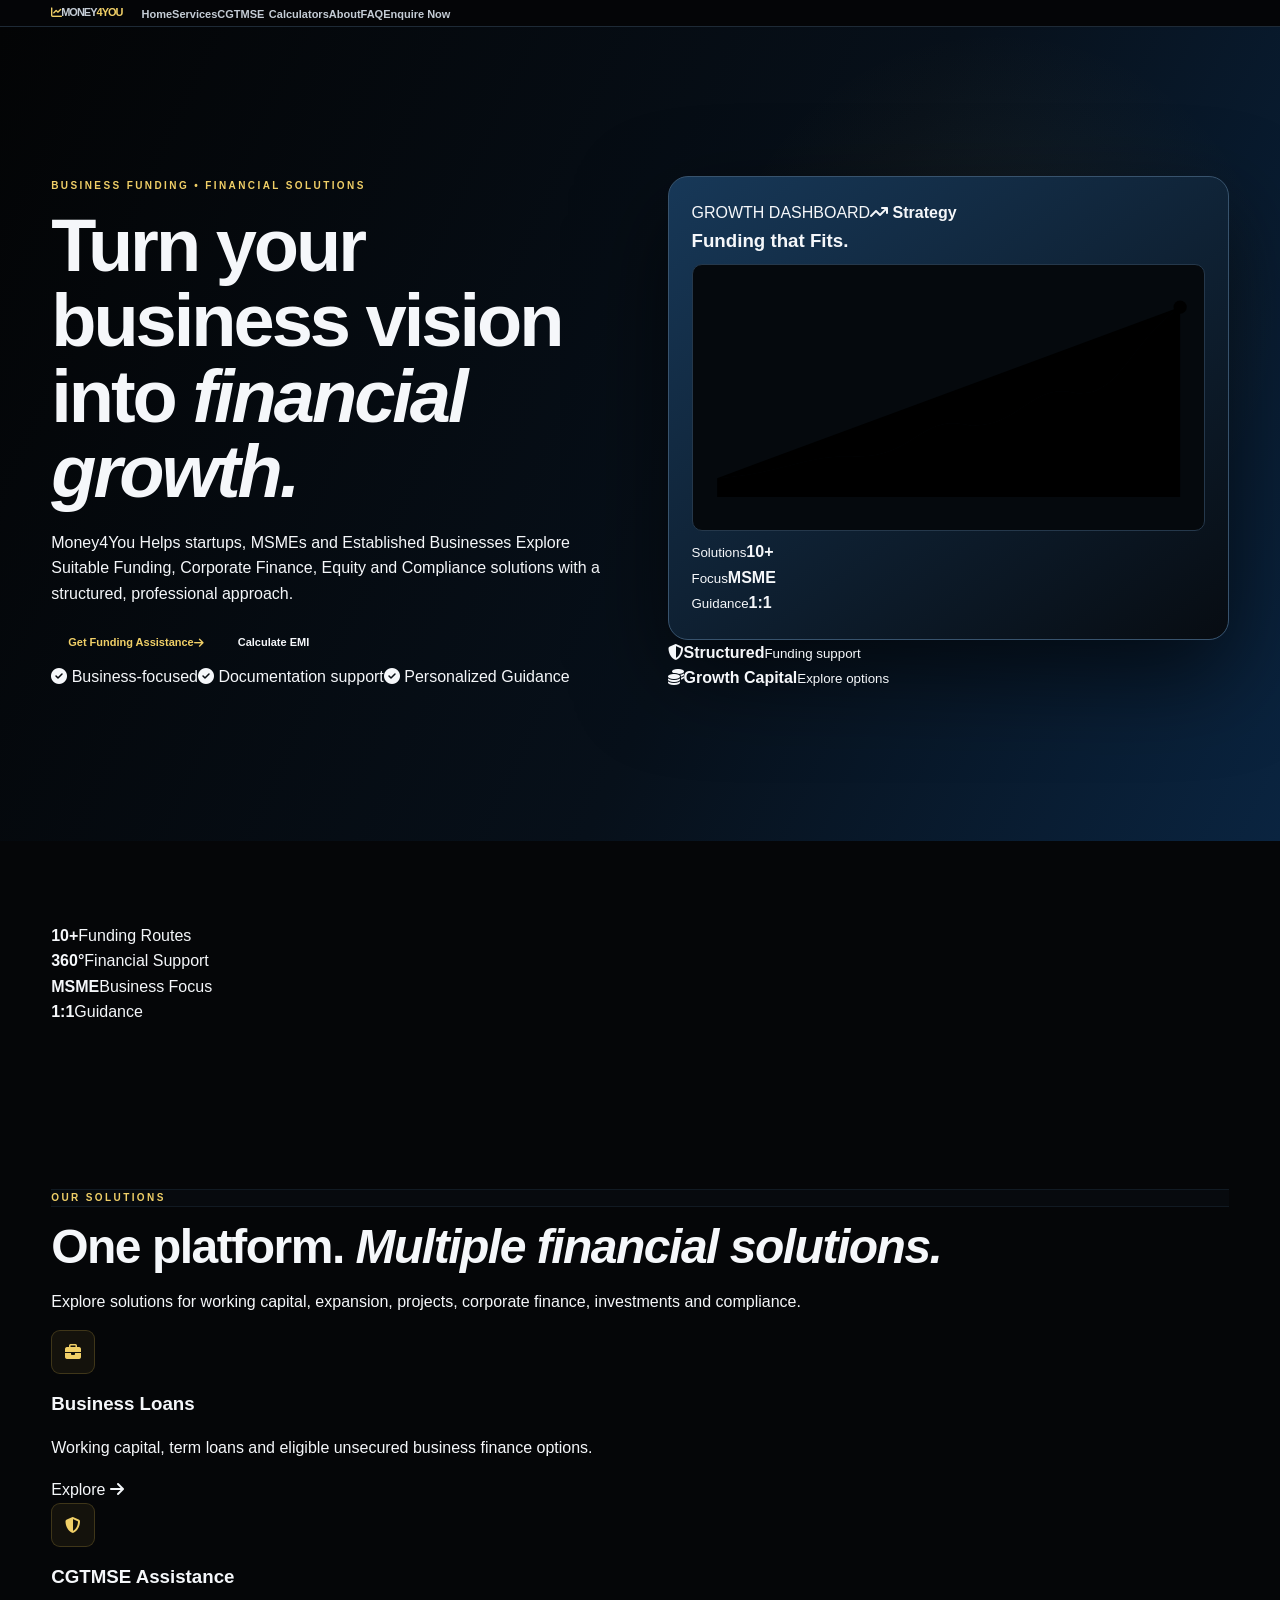
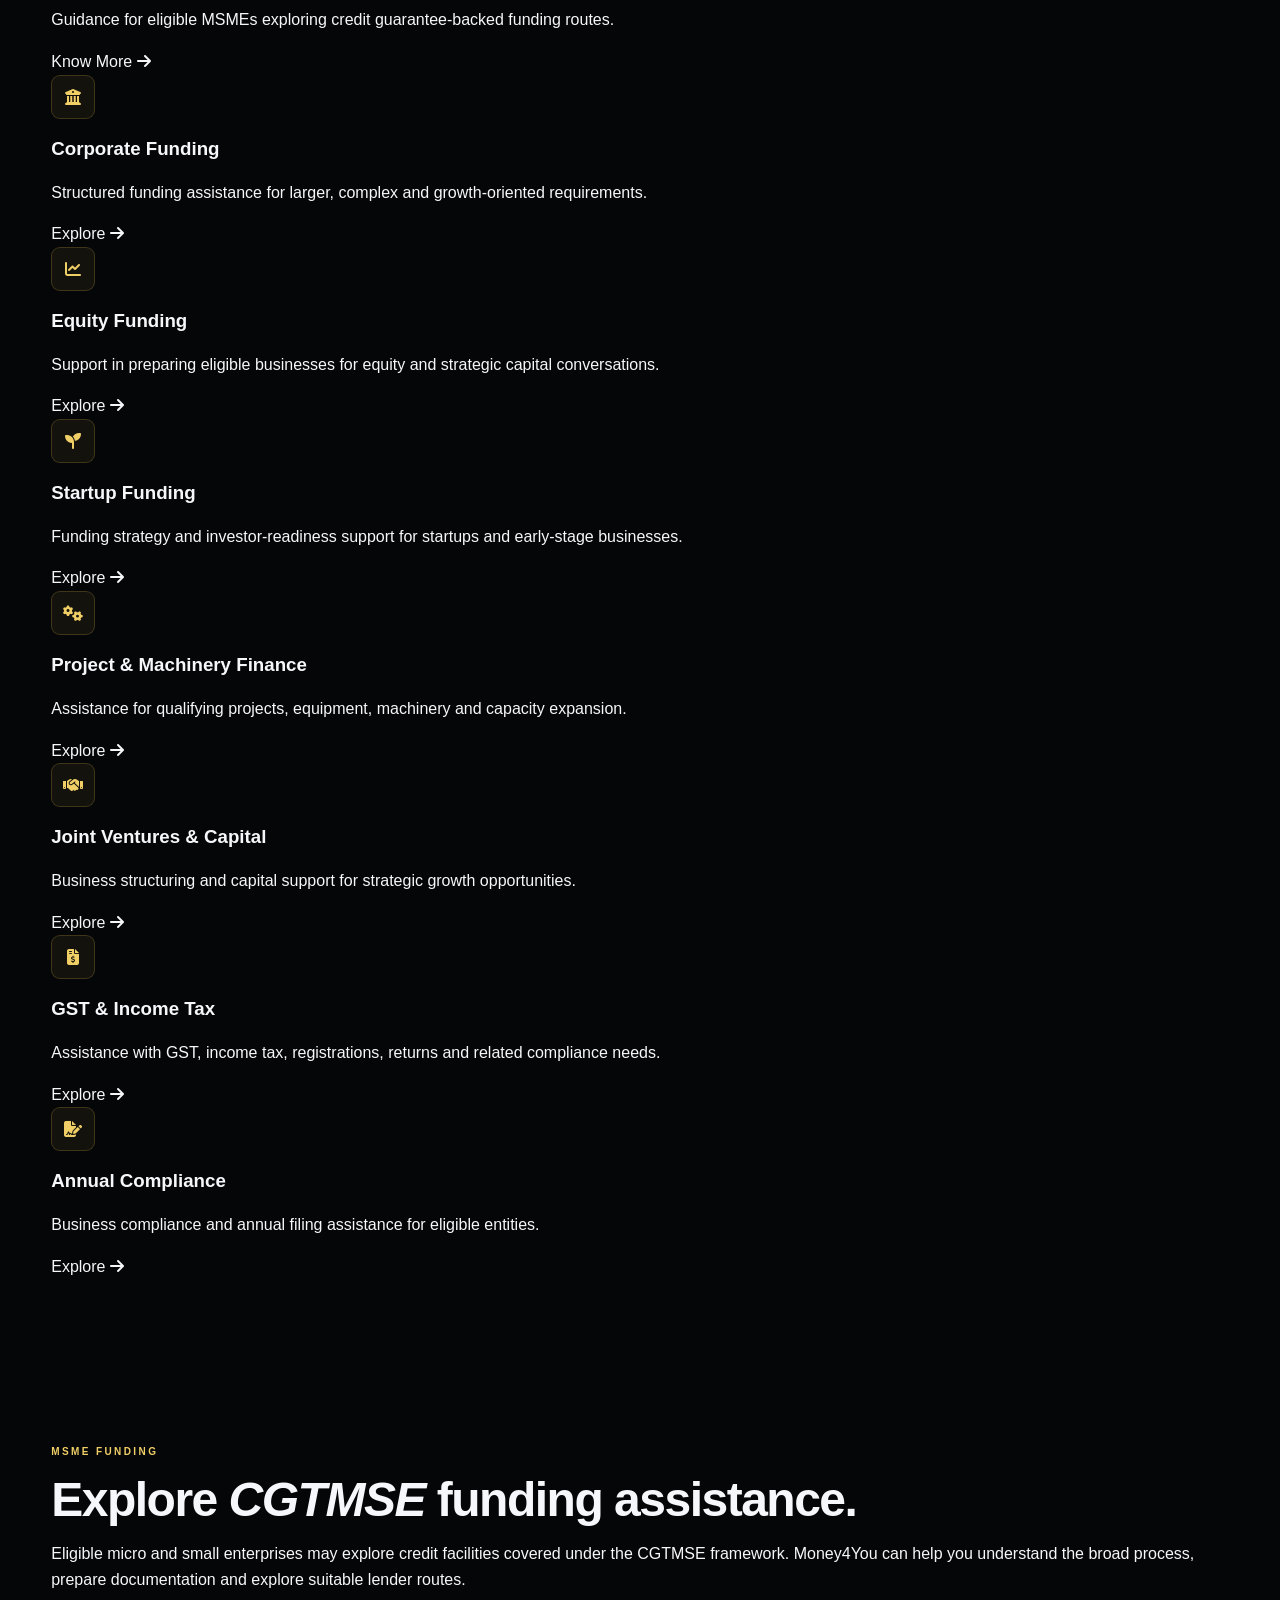
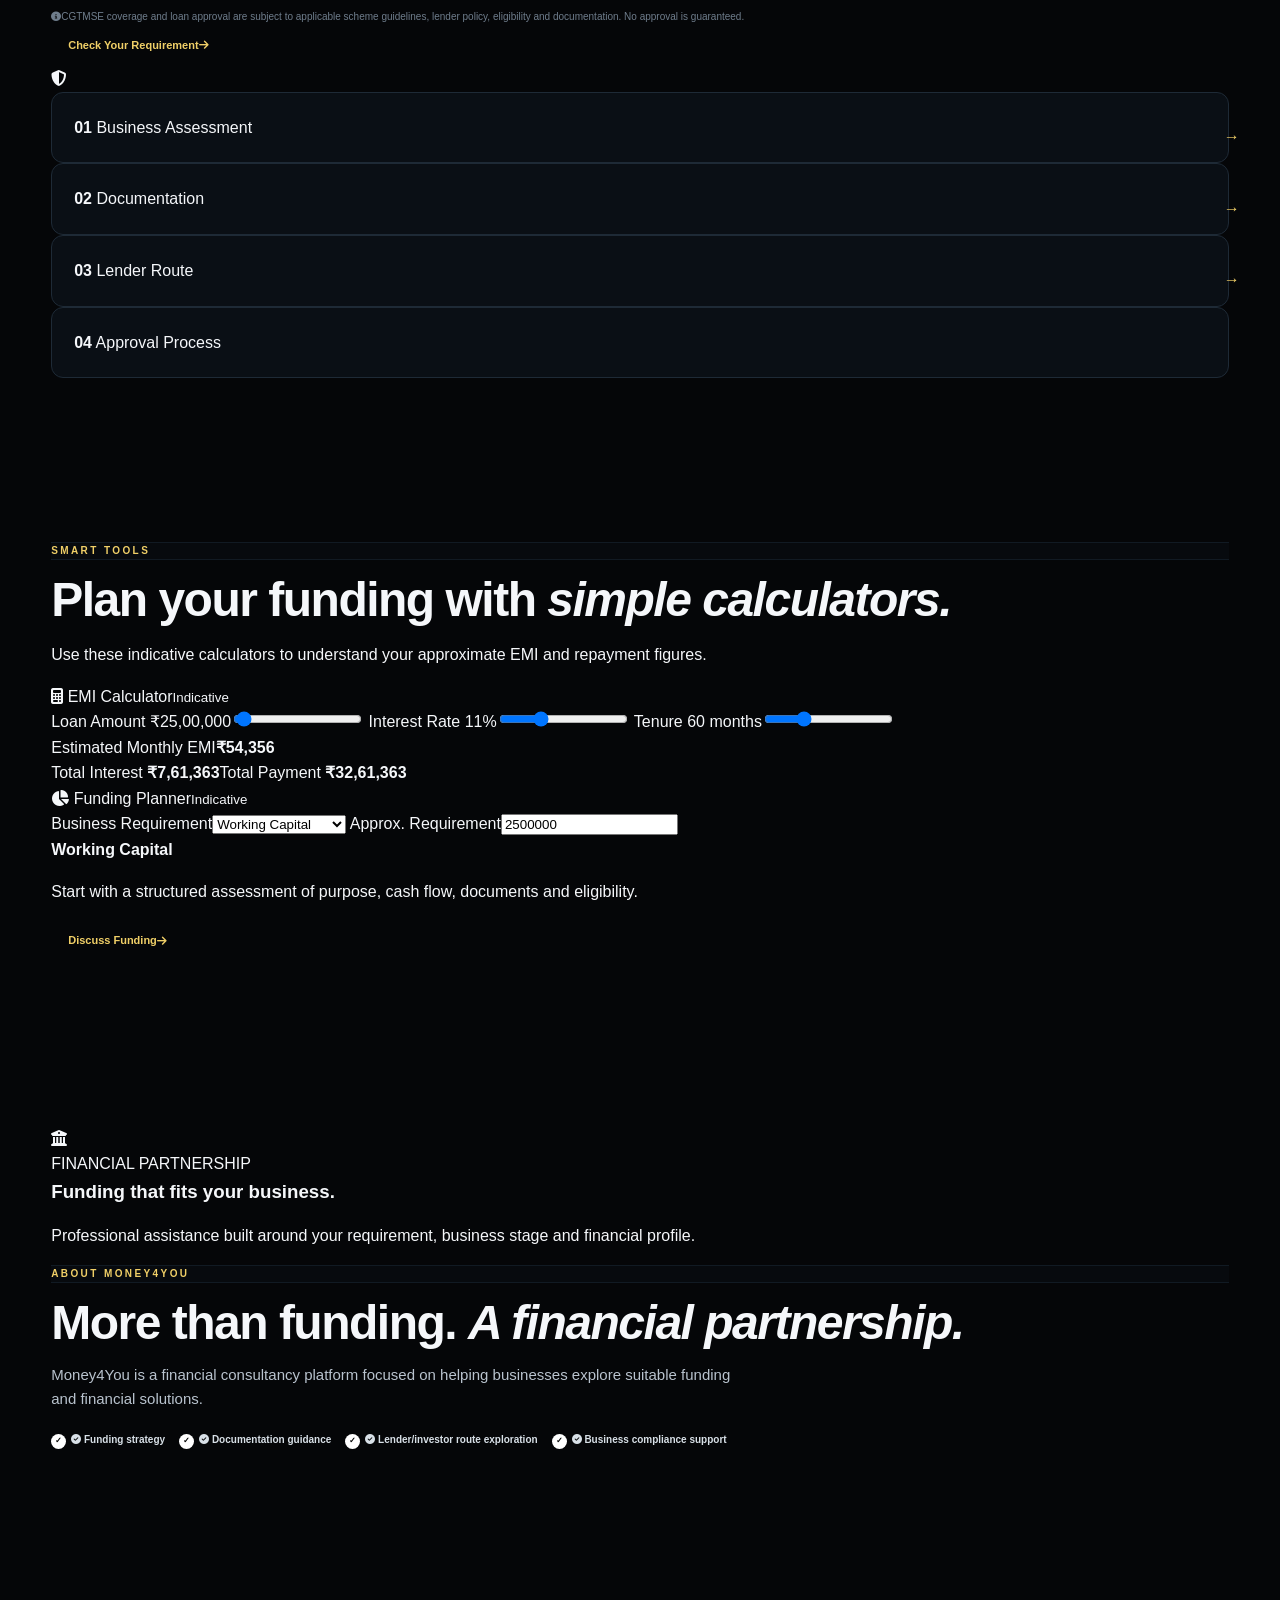
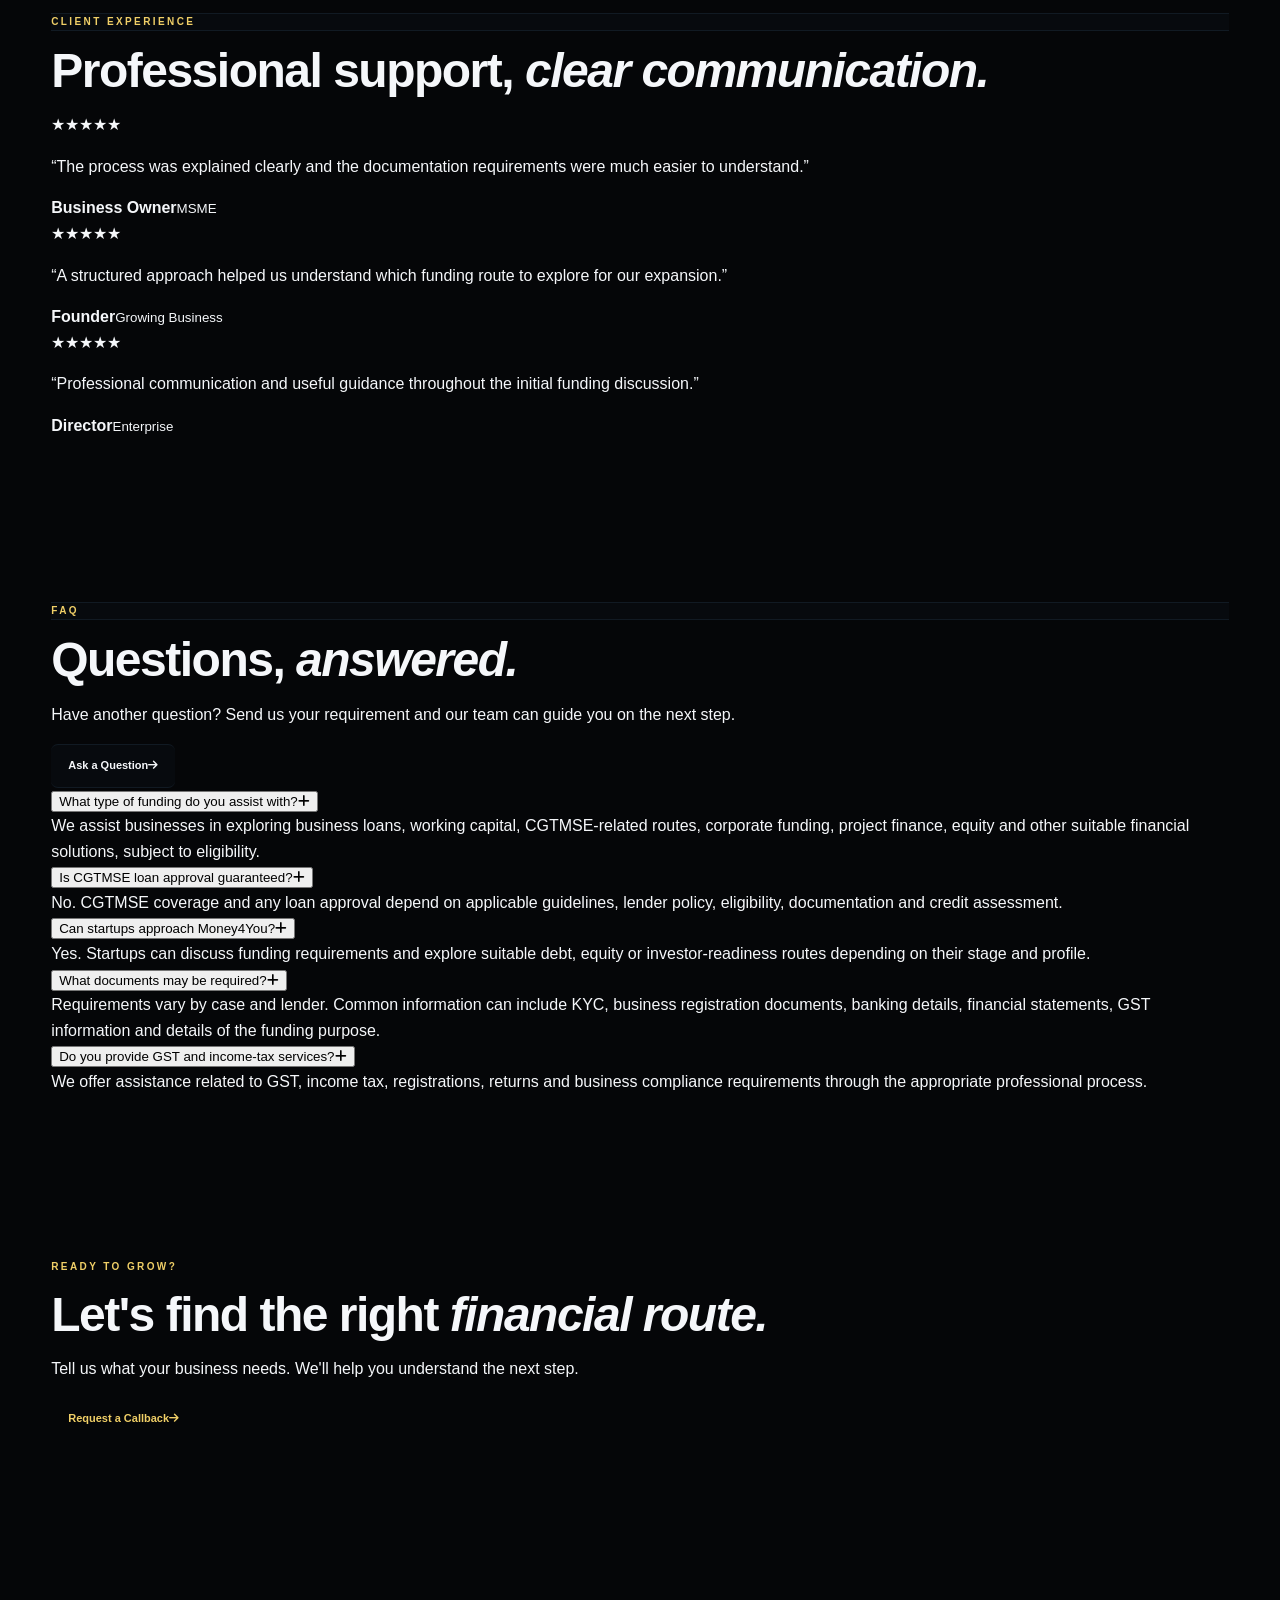
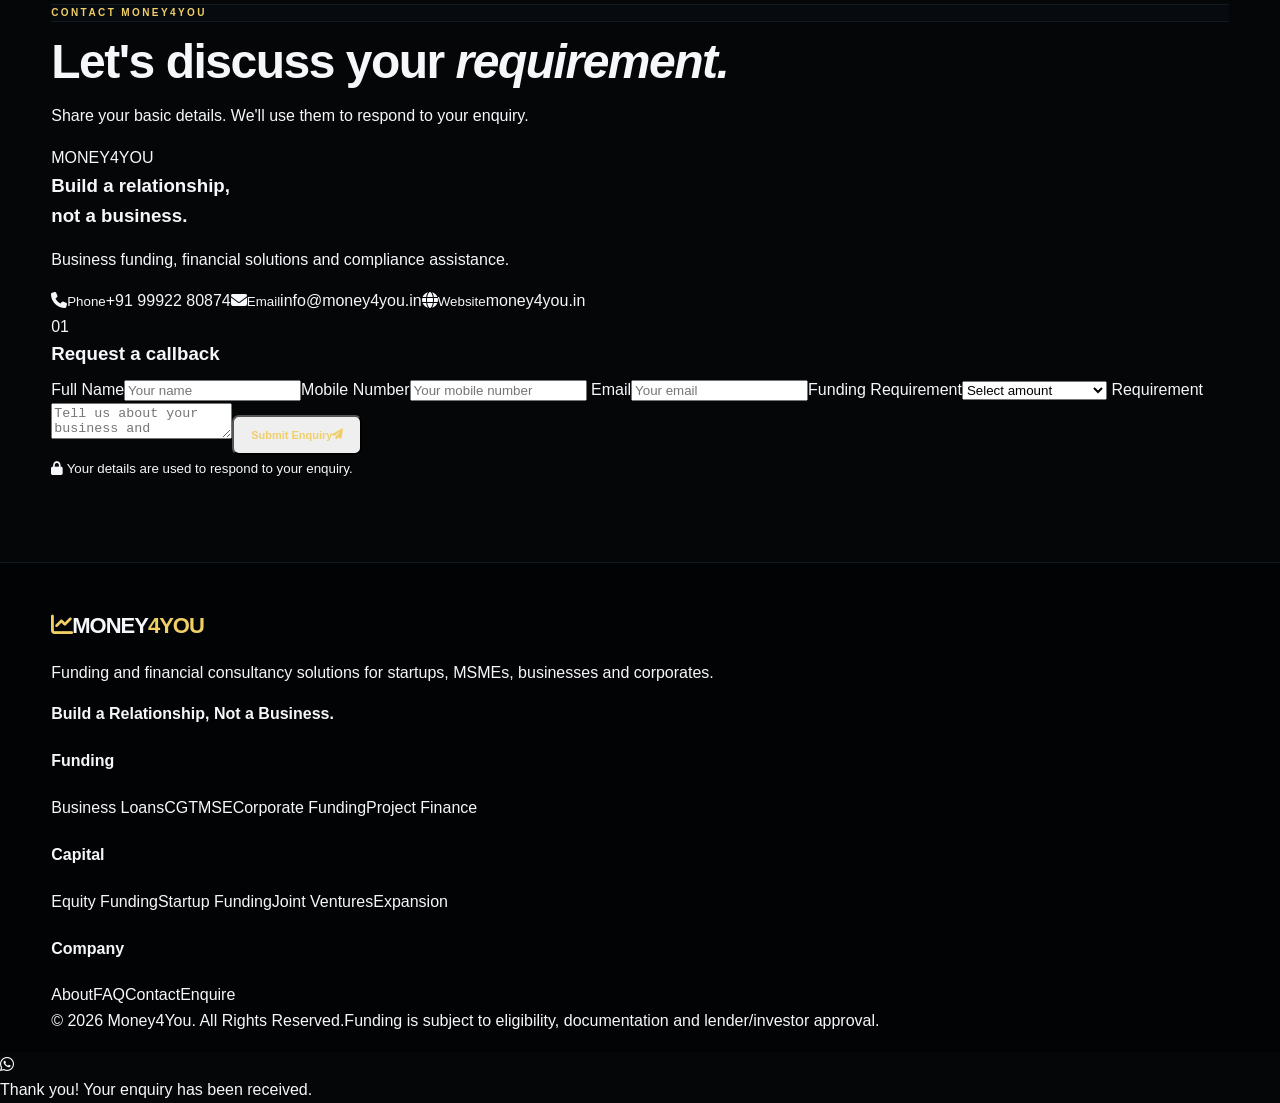
<file: index-1.html>
<!DOCTYPE html>
<html lang="en">
<head>
<meta charset="UTF-8">
<meta name="viewport" content="width=device-width,initial-scale=1.0">
<title>Money4You | Business Funding & Financial Solutions</title>
<meta name="description" content="Money4You — business loans, CGTMSE Assistance, Corporate Funding, Equity, Venture Capital and Compliance Solutions.">
<link rel="preconnect" href="https://fonts.googleapis.com">
<link rel="preconnect" href="https://fonts.gstatic.com" crossorigin>
<link href="https://fonts.googleapis.com/css2?family=DM+Sans:wght@400;500;600;700&family=Manrope:wght@500;600;700;800&display=swap" rel="stylesheet">
<link rel="stylesheet" href="https://cdnjs.cloudflare.com/ajax/libs/font-awesome/6.5.2/css/all.min.css">
<link rel="stylesheet" href="style.css">
</head>
<body>
<header class="header">
  <div class="container nav">
    <a class="logo" href="#home"><span class="logo-box"><i class="fa-solid fa-chart-line"></i></span>MONEY<span>4YOU</span></a>
    <button class="menu" id="menu"><i class="fa-solid fa-bars"></i></button>
    <nav id="nav">
      <a href="#home">Home</a><a href="#services">Services</a><a href="#cgtmse">CGTMSE</a>
      <a href="#calculators">Calculators</a><a href="#about">About</a><a href="#faq">FAQ</a><a href="#contact" class="nav-btn">Enquire Now</a>
    </nav>
  </div>
</header>

<main id="home">
<section class="hero">
  <div class="hero-pattern"></div><div class="orb o1"></div><div class="orb o2"></div>
  <div class="container hero-grid">
    <div class="hero-copy">
      <div class="eyebrow"><i></i> BUSINESS FUNDING • FINANCIAL SOLUTIONS</div>
      <h1>Turn your business vision into <em>financial growth.</em></h1>
      <p>Money4You Helps startups, MSMEs and Established Businesses Explore Suitable Funding, Corporate Finance, Equity and Compliance solutions with a structured, professional approach.</p>
      <div class="actions"><a href="#contact" class="btn gold">Get Funding Assistance <i class="fa-solid fa-arrow-right"></i></a><a href="#calculators" class="btn outline">Calculate EMI</a></div>
      <div class="trust"><span><i class="fa-solid fa-circle-check"></i> Business-focused</span><span><i class="fa-solid fa-circle-check"></i> Documentation support</span><span><i class="fa-solid fa-circle-check"></i> Personalized Guidance</span></div>
    </div>
    <div class="hero-art">
      <div class="dashboard">
        <div class="dash-head"><span>GROWTH DASHBOARD</span><b><i class="fa-solid fa-arrow-trend-up"></i> Strategy</b></div>
        <h3>Funding that Fits.</h3>
        <svg viewBox="0 0 520 260" class="chart">
          <defs><linearGradient id="fill" x1="0" y1="0" x2="0" y2="1"><stop offset="0" stop-color="#e6c86c" stop-opacity=".32"/><stop offset="1" stop-color="#e6c86c" stop-opacity="0"/></linearGradient></defs>
          <g class="gridlines"><line x1="15" y1="45" x2="505" y2="45"/><line x1="15" y1="105" x2="505" y2="105"/><line x1="15" y1="165" x2="505" y2="165"/><line x1="15" y1="225" x2="505" y2="225"/></g>
          <path class="area" d="M15 215 C85 210 110 190 160 192 C220 195 230 150 275 158 C330 168 345 115 390 124 C440 135 450 72 505 34 L505 235 L15 235Z"/>
          <path class="line" d="M15 215 C85 210 110 190 160 192 C220 195 230 150 275 158 C330 168 345 115 390 124 C440 135 450 72 505 34"/>
          <circle cx="505" cy="34" r="7" class="point"/>
        </svg>
        <div class="metrics"><div><small>Solutions</small><b>10+</b></div><div><small>Focus</small><b>MSME</b></div><div><small>Guidance</small><b>1:1</b></div></div>
      </div>
      <div class="float-card f1"><i class="fa-solid fa-shield-halved"></i><span><b>Structured</b><small>Funding support</small></span></div>
      <div class="float-card f2"><i class="fa-solid fa-coins"></i><span><b>Growth Capital</b><small>Explore options</small></span></div>
    </div>
  </div>
</section>

<section class="quick-stats"><div class="container stat-box"><div><b>10+</b><span>Funding Routes</span></div><div><b>360°</b><span>Financial Support</span></div><div><b>MSME</b><span>Business Focus</span></div><div><b>1:1</b><span>Guidance</span></div></div></section>

<section class="section" id="services">
<div class="container">
  <div class="heading"><div class="eyebrow dark"><i></i> OUR SOLUTIONS</div><h2>One platform. <em>Multiple financial solutions.</em></h2><p>Explore solutions for working capital, expansion, projects, corporate finance, investments and compliance.</p></div>
  <div class="cards">
    <article><div class="icon"><i class="fa-solid fa-briefcase"></i></div><h3>Business Loans</h3><p>Working capital, term loans and eligible unsecured business finance options.</p><a href="#contact">Explore <i class="fa-solid fa-arrow-right"></i></a></article>
    <article><div class="icon"><i class="fa-solid fa-shield-halved"></i></div><h3>CGTMSE Assistance</h3><p>Guidance for eligible MSMEs exploring credit guarantee-backed funding routes.</p><a href="#cgtmse">Know More <i class="fa-solid fa-arrow-right"></i></a></article>
    <article><div class="icon"><i class="fa-solid fa-building-columns"></i></div><h3>Corporate Funding</h3><p>Structured funding assistance for larger, complex and growth-oriented requirements.</p><a href="#contact">Explore <i class="fa-solid fa-arrow-right"></i></a></article>
    <article><div class="icon"><i class="fa-solid fa-chart-line"></i></div><h3>Equity Funding</h3><p>Support in preparing eligible businesses for equity and strategic capital conversations.</p><a href="#contact">Explore <i class="fa-solid fa-arrow-right"></i></a></article>
    <article><div class="icon"><i class="fa-solid fa-seedling"></i></div><h3>Startup Funding</h3><p>Funding strategy and investor-readiness support for startups and early-stage businesses.</p><a href="#contact">Explore <i class="fa-solid fa-arrow-right"></i></a></article>
    <article><div class="icon"><i class="fa-solid fa-gears"></i></div><h3>Project & Machinery Finance</h3><p>Assistance for qualifying projects, equipment, machinery and capacity expansion.</p><a href="#contact">Explore <i class="fa-solid fa-arrow-right"></i></a></article>
    <article><div class="icon"><i class="fa-solid fa-handshake"></i></div><h3>Joint Ventures & Capital</h3><p>Business structuring and capital support for strategic growth opportunities.</p><a href="#contact">Explore <i class="fa-solid fa-arrow-right"></i></a></article>
    <article><div class="icon"><i class="fa-solid fa-file-invoice-dollar"></i></div><h3>GST & Income Tax</h3><p>Assistance with GST, income tax, registrations, returns and related compliance needs.</p><a href="#contact">Explore <i class="fa-solid fa-arrow-right"></i></a></article>
    <article><div class="icon"><i class="fa-solid fa-file-signature"></i></div><h3>Annual Compliance</h3><p>Business compliance and annual filing assistance for eligible entities.</p><a href="#contact">Explore <i class="fa-solid fa-arrow-right"></i></a></article>
  </div>
</div>
</section>

<section class="cgtmse" id="cgtmse">
<div class="container cgtmse-grid">
  <div class="cgtmse-copy"><div class="eyebrow"><i></i> MSME FUNDING</div><h2>Explore <em>CGTMSE</em> funding assistance.</h2><p>Eligible micro and small enterprises may explore credit facilities covered under the CGTMSE framework. Money4You can help you understand the broad process, prepare documentation and explore suitable lender routes.</p>
  <div class="notice"><i class="fa-solid fa-circle-info"></i><span>CGTMSE coverage and loan approval are subject to applicable scheme guidelines, lender policy, eligibility and documentation. No approval is guaranteed.</span></div>
  <a href="#contact" class="btn gold">Check Your Requirement <i class="fa-solid fa-arrow-right"></i></a></div>
  <div class="cgtmse-visual"><div class="shield"><i class="fa-solid fa-shield-halved"></i></div><div class="step s1"><b>01</b> Business Assessment</div><div class="step s2"><b>02</b> Documentation</div><div class="step s3"><b>03</b> Lender Route</div><div class="step s4"><b>04</b> Approval Process</div></div>
</div>
</section>

<section class="section calc-section" id="calculators">
<div class="container">
 <div class="heading"><div class="eyebrow dark"><i></i> SMART TOOLS</div><h2>Plan your funding with <em>simple calculators.</em></h2><p>Use these indicative calculators to understand your approximate EMI and repayment figures.</p></div>
 <div class="calc-grid">
  <div class="calculator">
   <div class="calc-head"><span><i class="fa-solid fa-calculator"></i> EMI Calculator</span><small>Indicative</small></div>
   <label>Loan Amount <output id="amountOut">₹25,00,000</output></label><input id="amount" type="range" min="100000" max="100000000" step="100000" value="2500000">
   <label>Interest Rate <output id="rateOut">11%</output></label><input id="rate" type="range" min="5" max="25" step=".1" value="11">
   <label>Tenure <output id="tenureOut">60 months</output></label><input id="tenure" type="range" min="12" max="180" value="60">
   <div class="result"><span>Estimated Monthly EMI</span><b id="emi">₹54,355</b></div>
   <div class="mini-results"><span>Total Interest <b id="interest">₹7,61,300</b></span><span>Total Payment <b id="total">₹32,61,300</b></span></div>
  </div>
  <div class="calculator dark-calc">
   <div class="calc-head"><span><i class="fa-solid fa-chart-pie"></i> Funding Planner</span><small>Indicative</small></div>
   <label>Business Requirement</label><select id="need"><option>Working Capital</option><option>Expansion</option><option>Machinery</option><option>Project Finance</option><option>Corporate Funding</option><option>Startup / Equity</option></select>
   <label>Approx. Requirement</label><input id="req" type="number" value="2500000" min="0" placeholder="₹ Amount">
   <div class="planner"><div class="donut"></div><div><b id="plannerTitle">Working Capital</b><p>Start with a structured assessment of purpose, cash flow, documents and eligibility.</p></div></div>
   <a class="btn gold" href="#contact">Discuss Funding <i class="fa-solid fa-arrow-right"></i></a>
  </div>
 </div>
</div>
</section>

<section class="section about" id="about">
<div class="container about-grid">
 <div class="about-art"><div class="ring r1"></div><div class="ring r2"></div><div class="about-icon"><i class="fa-solid fa-building-columns"></i></div><span>FINANCIAL PARTNERSHIP</span><h3>Funding that fits your business.</h3><p>Professional assistance built around your requirement, business stage and financial profile.</p></div>
 <div><div class="eyebrow dark"><i></i> ABOUT MONEY4YOU</div><h2>More than funding. <em>A financial partnership.</em></h2><p class="lead">Money4You is a financial consultancy platform focused on helping businesses explore suitable funding and financial solutions.</p>
 <div class="checks"><span><i class="fa-solid fa-circle-check"></i> Funding strategy</span><span><i class="fa-solid fa-circle-check"></i> Documentation guidance</span><span><i class="fa-solid fa-circle-check"></i> Lender/investor route exploration</span><span><i class="fa-solid fa-circle-check"></i> Business compliance support</span></div></div>
</div>
</section>

<section class="section testimonials">
<div class="container">
<div class="heading"><div class="eyebrow dark"><i></i> CLIENT EXPERIENCE</div><h2>Professional support, <em>clear communication.</em></h2></div>
<div class="reviews"><article><div class="stars">★★★★★</div><p>“The process was explained clearly and the documentation requirements were much easier to understand.”</p><b>Business Owner</b><small>MSME</small></article><article><div class="stars">★★★★★</div><p>“A structured approach helped us understand which funding route to explore for our expansion.”</p><b>Founder</b><small>Growing Business</small></article><article><div class="stars">★★★★★</div><p>“Professional communication and useful guidance throughout the initial funding discussion.”</p><b>Director</b><small>Enterprise</small></article></div>
</div>
</section>

<section class="section faq" id="faq">
<div class="container faq-grid"><div><div class="eyebrow dark"><i></i> FAQ</div><h2>Questions, <em>answered.</em></h2><p>Have another question? Send us your requirement and our team can guide you on the next step.</p><a href="#contact" class="btn dark">Ask a Question <i class="fa-solid fa-arrow-right"></i></a></div>
<div class="accordion">
<div class="faq-item"><button>What type of funding do you assist with?<i class="fa-solid fa-plus"></i></button><div>We assist businesses in exploring business loans, working capital, CGTMSE-related routes, corporate funding, project finance, equity and other suitable financial solutions, subject to eligibility.</div></div>
<div class="faq-item"><button>Is CGTMSE loan approval guaranteed?<i class="fa-solid fa-plus"></i></button><div>No. CGTMSE coverage and any loan approval depend on applicable guidelines, lender policy, eligibility, documentation and credit assessment.</div></div>
<div class="faq-item"><button>Can startups approach Money4You?<i class="fa-solid fa-plus"></i></button><div>Yes. Startups can discuss funding requirements and explore suitable debt, equity or investor-readiness routes depending on their stage and profile.</div></div>
<div class="faq-item"><button>What documents may be required?<i class="fa-solid fa-plus"></i></button><div>Requirements vary by case and lender. Common information can include KYC, business registration documents, banking details, financial statements, GST information and details of the funding purpose.</div></div>
<div class="faq-item"><button>Do you provide GST and income-tax services?<i class="fa-solid fa-plus"></i></button><div>We offer assistance related to GST, income tax, registrations, returns and business compliance requirements through the appropriate professional process.</div></div>
</div></div>
</section>

<section class="cta"><div class="container cta-inner"><div><div class="eyebrow"><i></i> READY TO GROW?</div><h2>Let's find the right <em>financial route.</em></h2><p>Tell us what your business needs. We'll help you understand the next step.</p></div><a class="btn gold" href="#contact">Request a Callback <i class="fa-solid fa-arrow-right"></i></a></div></section>

<section class="section contact" id="contact">
<div class="container"><div class="heading"><div class="eyebrow dark"><i></i> CONTACT MONEY4YOU</div><h2>Let's discuss your <em>requirement.</em></h2><p>Share your basic details. We'll use them to respond to your enquiry.</p></div>
<div class="contact-grid">
<div class="contact-info"><div class="contact-logo">MONEY<span>4YOU</span></div><h3>Build a relationship,<br>not a business.</h3><p>Business funding, financial solutions and compliance assistance.</p>
<div class="details"><a href="tel:+919992280874"><i class="fa-solid fa-phone"></i><span><small>Phone</small>+91 99922 80874</span></a><a href="mailto:info@money4you.in"><i class="fa-solid fa-envelope"></i><span><small>Email</small>info@money4you.in</span></a><a href="https://money4you.in"><i class="fa-solid fa-globe"></i><span><small>Website</small>money4you.in</span></a></div></div>
<form id="form"><div class="form-title"><span>01</span><h3>Request a callback</h3></div><div class="form-grid">
<label>Full Name<input name="name" required placeholder="Your name"></label><label>Mobile Number<input name="phone" required type="tel" placeholder="Your mobile number"></label>
<label>Email<input name="email" type="email" placeholder="Your email"></label><label>Funding Requirement<select name="amount"><option>Select amount</option><option>Below ₹25 Lakh</option><option>₹25 Lakh – ₹1 Crore</option><option>₹1 Crore – ₹5 Crore</option><option>Above ₹5 Crore</option></select></label>
<label class="full">Requirement<textarea name="message" placeholder="Tell us about your business and requirement"></textarea></label><button class="btn gold full" type="submit">Submit Enquiry <i class="fa-solid fa-paper-plane"></i></button></div><small class="privacy"><i class="fa-solid fa-lock"></i> Your details are used to respond to your enquiry.</small></form>
</div></div></section>
</main>

<footer><div class="container foot-grid"><div><a class="logo" href="#home"><span class="logo-box"><i class="fa-solid fa-chart-line"></i></span>MONEY<span>4YOU</span></a><p>Funding and financial consultancy solutions for startups, MSMEs, businesses and corporates.</p><b>Build a Relationship, Not a Business.</b></div><div><h4>Funding</h4><a href="#services">Business Loans</a><a href="#cgtmse">CGTMSE</a><a href="#services">Corporate Funding</a><a href="#services">Project Finance</a></div><div><h4>Capital</h4><a href="#services">Equity Funding</a><a href="#services">Startup Funding</a><a href="#services">Joint Ventures</a><a href="#services">Expansion</a></div><div><h4>Company</h4><a href="#about">About</a><a href="#faq">FAQ</a><a href="#contact">Contact</a><a href="#contact">Enquire</a></div></div><div class="container bottom">© 2026 Money4You. All Rights Reserved.<span>Funding is subject to eligibility, documentation and lender/investor approval.</span></div></footer>
<a class="wa" href="https://wa.me/919992280874" target="_blank" rel="noopener"><i class="fa-brands fa-whatsapp"></i></a>
<div class="toast" id="toast">Thank you! Your enquiry has been received.</div>

<script>
const menu=document.getElementById('menu'),nav=document.getElementById('nav');
menu.onclick=()=>{nav.classList.toggle('open');menu.innerHTML=nav.classList.contains('open')?'<i class="fa-solid fa-xmark"></i>':'<i class="fa-solid fa-bars"></i>'};
document.querySelectorAll('#nav a').forEach(a=>a.onclick=()=>nav.classList.remove('open'));

const amount=document.getElementById('amount'),rate=document.getElementById('rate'),tenure=document.getElementById('tenure');
const amountOut=document.getElementById('amountOut'),rateOut=document.getElementById('rateOut'),tenureOut=document.getElementById('tenureOut'),emiEl=document.getElementById('emi'),interestEl=document.getElementById('interest'),totalEl=document.getElementById('total');
function money(n){return '₹'+Math.round(n).toLocaleString('en-IN')}
function calc(){let P=+amount.value,r=+rate.value/1200,n=+tenure.value;let e=r?P*r*Math.pow(1+r,n)/(Math.pow(1+r,n)-1):P/n;amountOut.textContent=money(P);rateOut.textContent=r?rate.value+'%':'0%';tenureOut.textContent=n+' months';emiEl.textContent=money(e);interestEl.textContent=money(e*n-P);totalEl.textContent=money(e*n)}
[amount,rate,tenure].forEach(x=>x.addEventListener('input',calc));calc();

document.getElementById('need').onchange=e=>document.getElementById('plannerTitle').textContent=e.target.value;
document.querySelectorAll('.faq-item button').forEach(btn=>btn.onclick=()=>{const item=btn.parentElement;document.querySelectorAll('.faq-item').forEach(x=>x!==item&&x.classList.remove('active'));item.classList.toggle('active')});
document.getElementById('form').onsubmit=e=>{e.preventDefault();document.getElementById('toast').classList.add('show');e.target.reset();setTimeout(()=>document.getElementById('toast').classList.remove('show'),4000)};
const io=new IntersectionObserver(es=>es.forEach(e=>{if(e.isIntersecting)e.target.classList.add('show')}),{threshold:.12});
document.querySelectorAll('.hero-copy,.hero-art,.cards article,.heading,.about-art,.about>div>div:last-child,.reviews article,.faq-grid>div,.contact-grid>*').forEach(x=>io.observe(x));
</script>
</body>
</html>
</file>
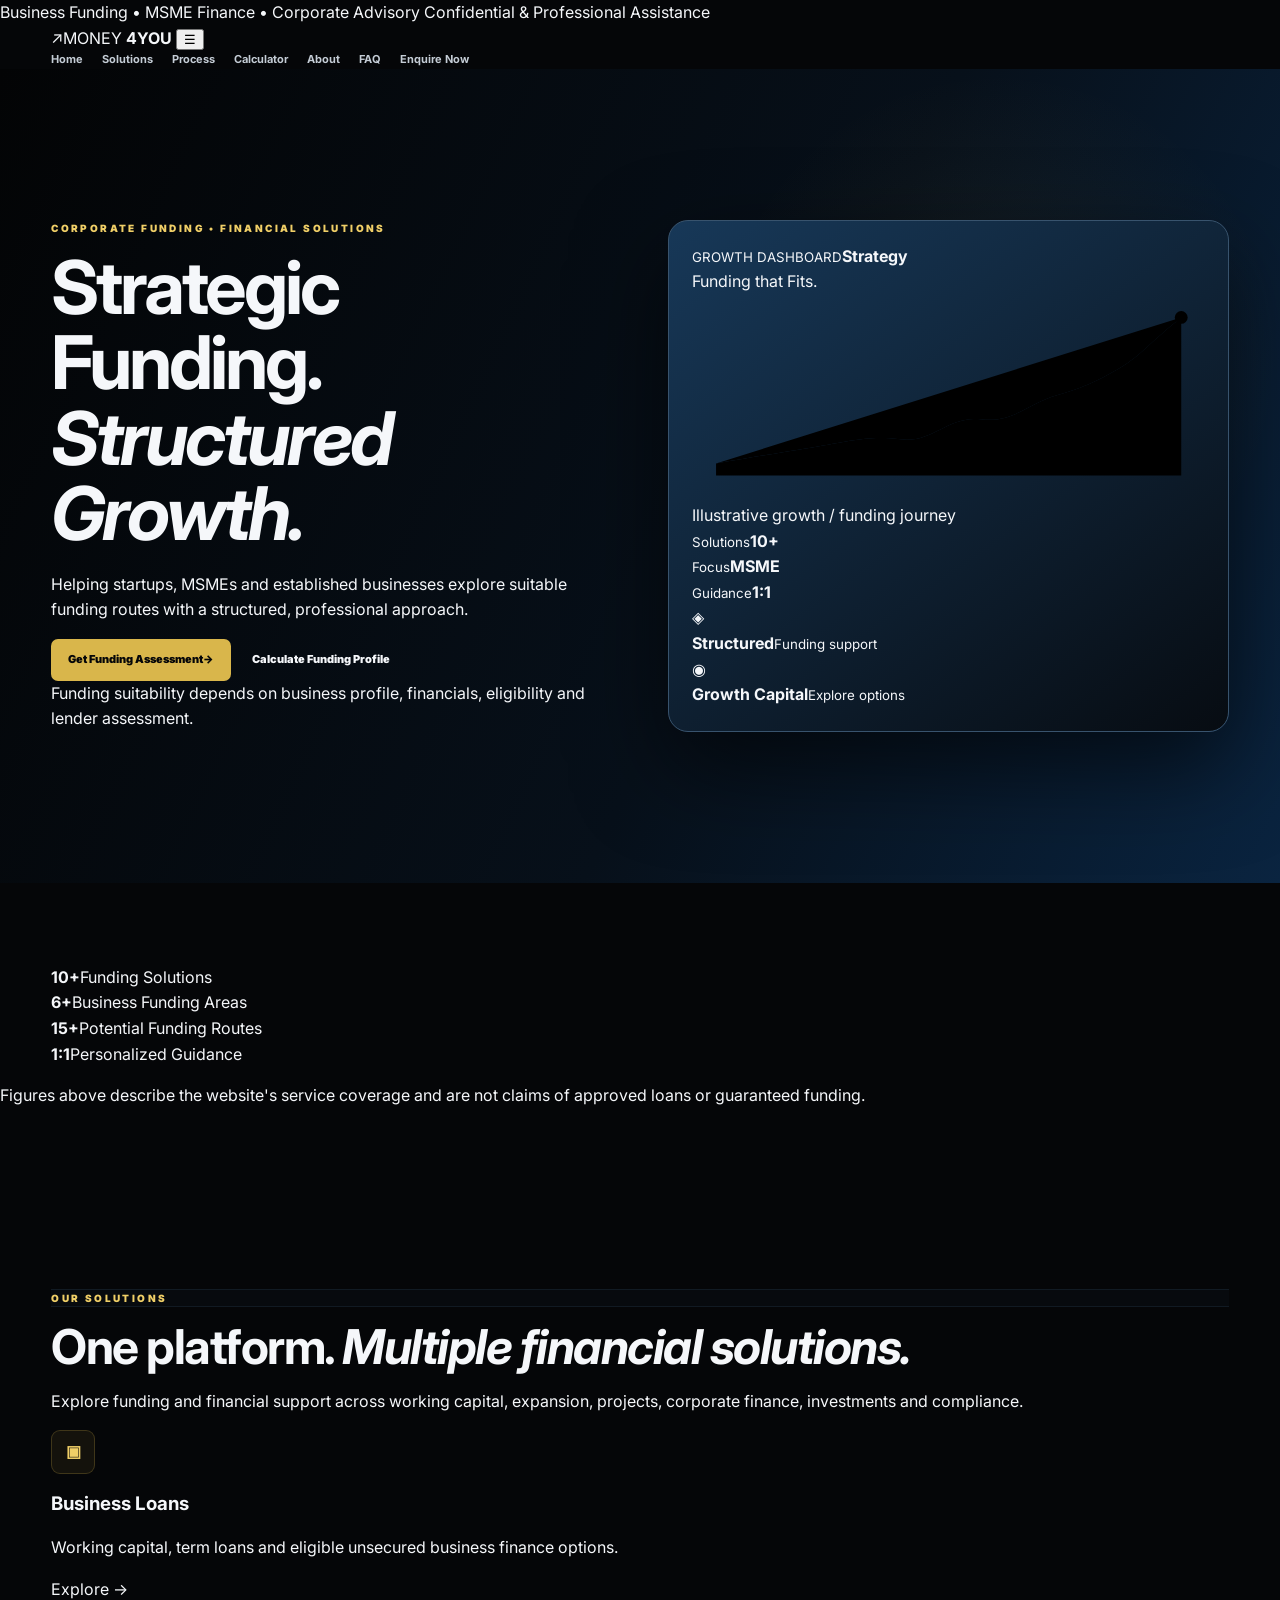
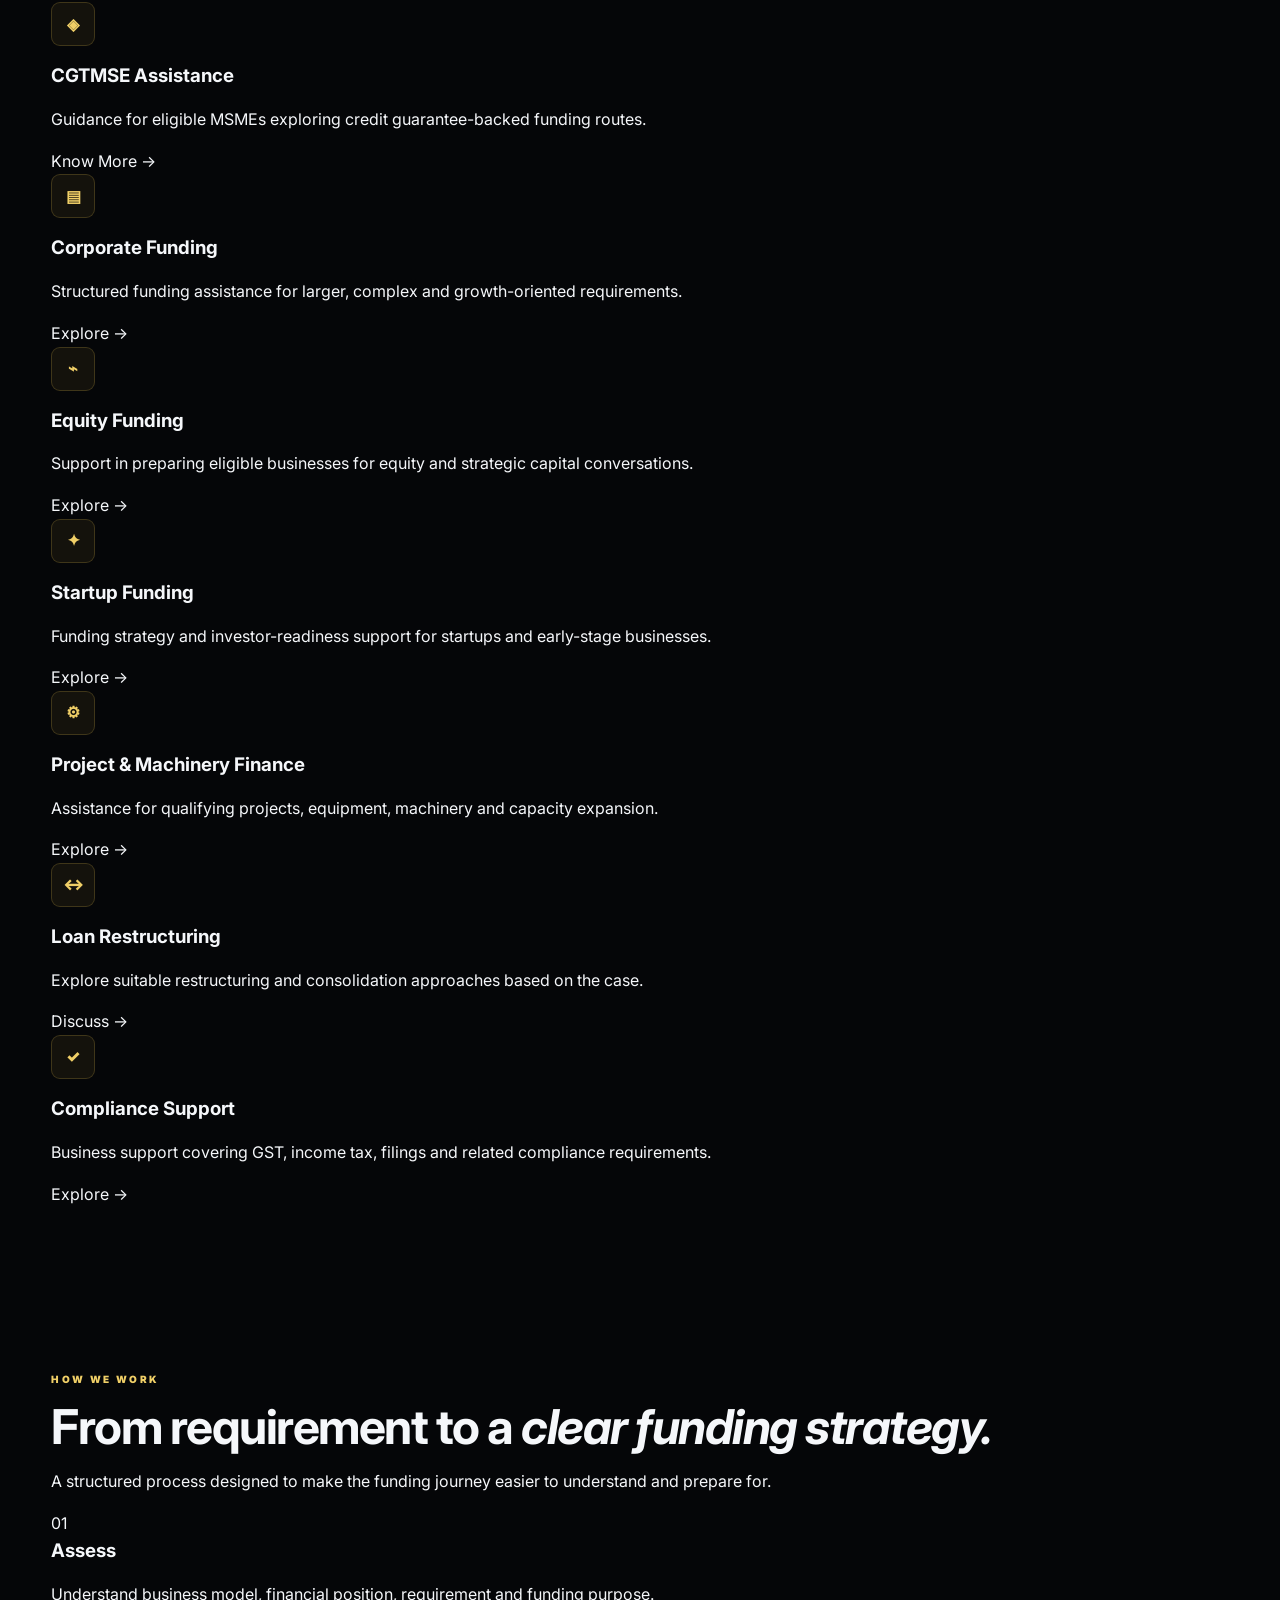
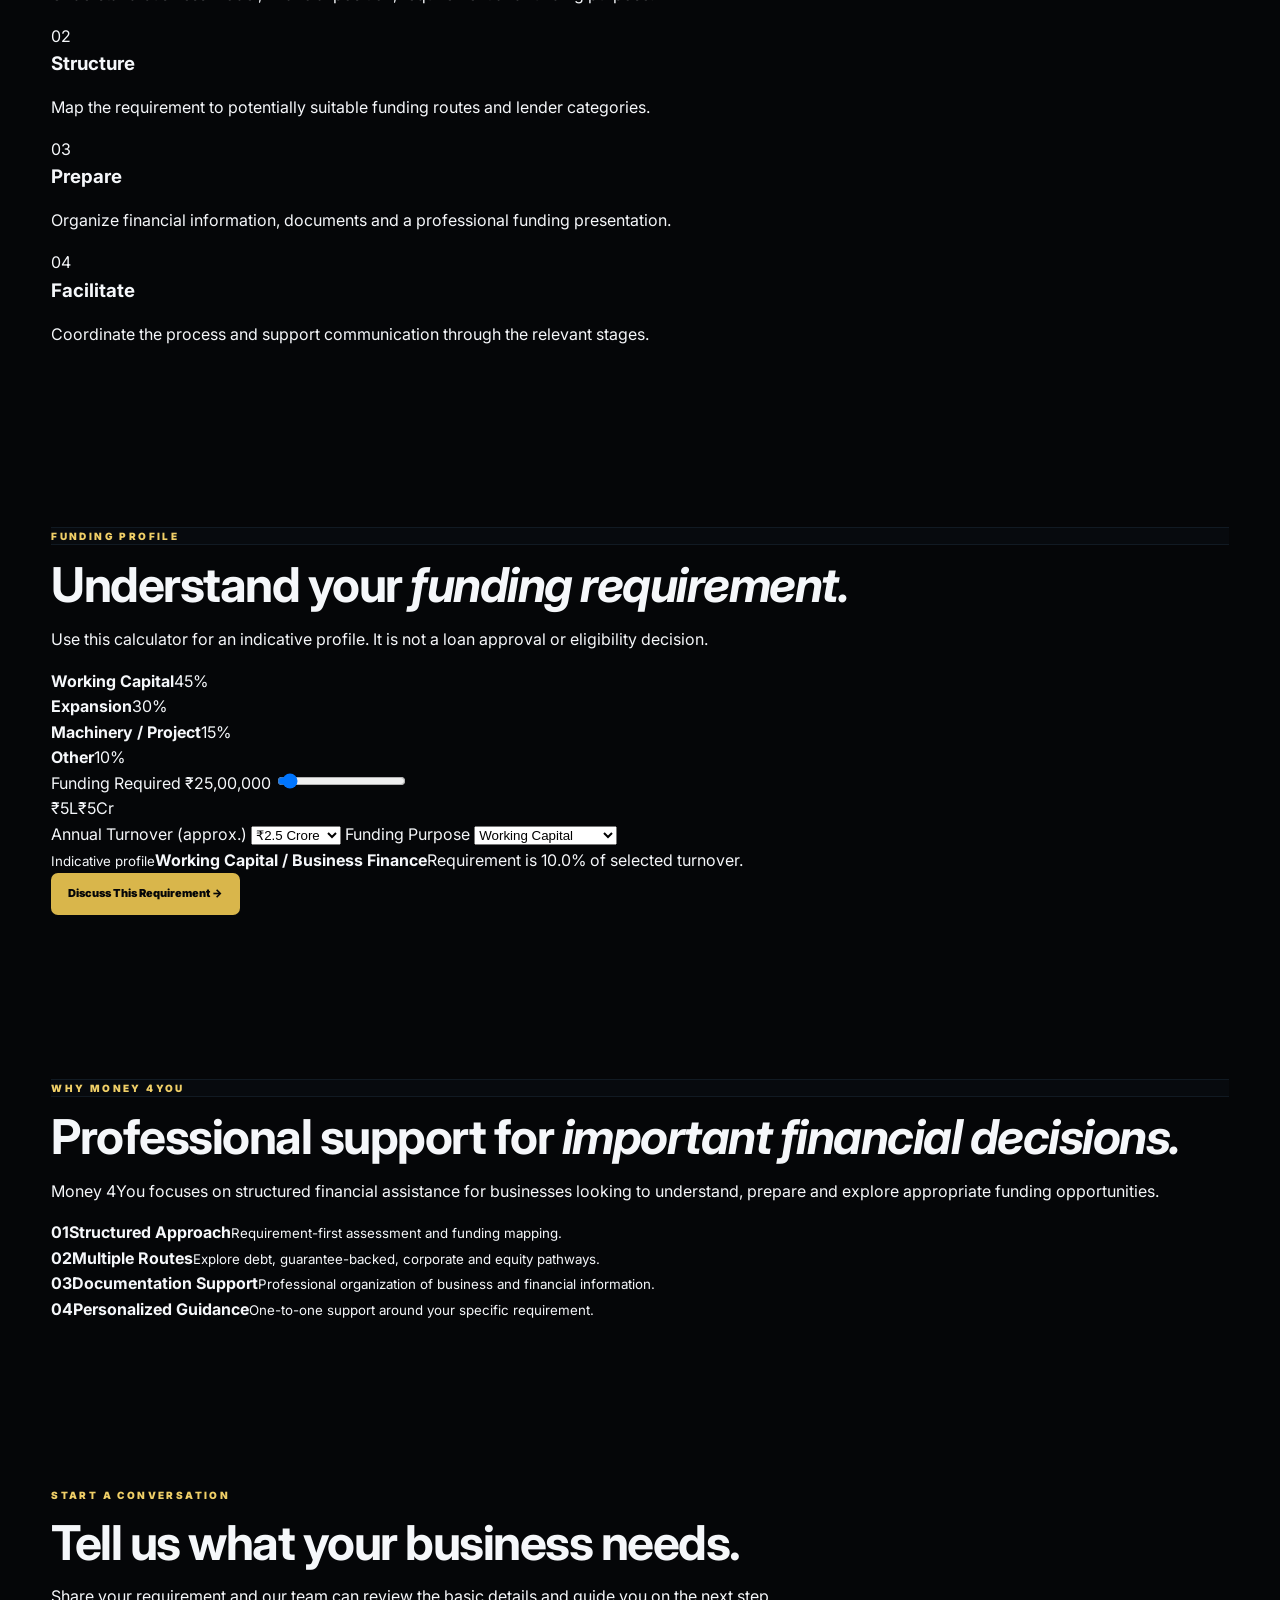
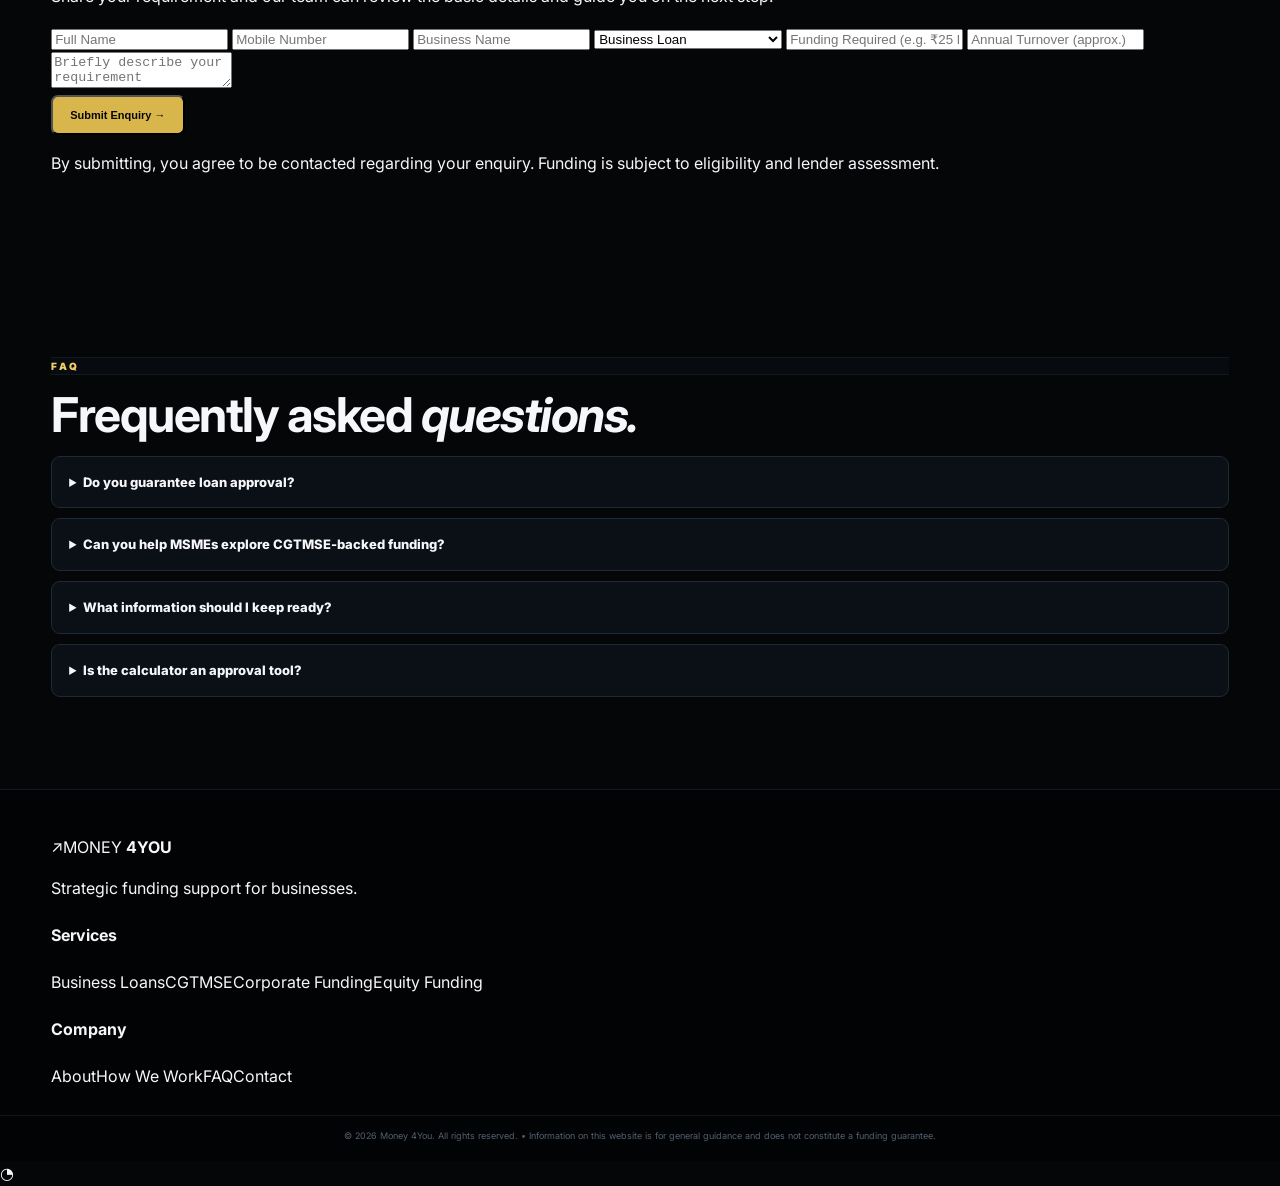
<file: index-2.html>
<!DOCTYPE html>
<html lang="en">
<head>
  <meta charset="UTF-8">
  <meta name="viewport" content="width=device-width, initial-scale=1.0">
  <meta name="description" content="Money 4You — structured corporate funding, MSME finance, CGTMSE assistance and business funding support.">
  <title>Money 4You | Strategic Funding. Structured Growth.</title>
  <link rel="preconnect" href="https://fonts.googleapis.com">
  <link rel="preconnect" href="https://fonts.gstatic.com" crossorigin>
  <link href="https://fonts.googleapis.com/css2?family=Inter:wght@400;500;600;700;800&family=Manrope:wght@600;700;800&display=swap" rel="stylesheet">
  <link rel="stylesheet" href="style.css">
</head>
<body>
  <div class="topbar">Business Funding • MSME Finance • Corporate Advisory <span>Confidential &amp; Professional Assistance</span></div>

  <header class="site-header">
    <div class="container nav-wrap">
      <a class="brand" href="#home"><span class="brand-mark">↗</span><span>MONEY <b>4YOU</b></span></a>
      <button class="menu-btn" aria-label="Open menu" onclick="document.querySelector('.nav').classList.toggle('open')">☰</button>
      <nav class="nav">
        <a href="#home">Home</a>
        <a href="#solutions">Solutions</a>
        <a href="#process">Process</a>
        <a href="#calculator">Calculator</a>
        <a href="#about">About</a>
        <a href="#faq">FAQ</a>
        <a class="nav-cta" href="#enquiry">Enquire Now</a>
      </nav>
    </div>
  </header>

  <main id="home">
    <section class="hero">
      <div class="hero-glow glow-one"></div>
      <div class="hero-glow glow-two"></div>
      <div class="container hero-grid">
        <div class="hero-copy">
          <div class="eyebrow"><span></span> CORPORATE FUNDING • FINANCIAL SOLUTIONS</div>
          <h1>Strategic Funding.<br><em>Structured Growth.</em></h1>
          <p class="hero-lead">Helping startups, MSMEs and established businesses explore suitable funding routes with a structured, professional approach.</p>
          <div class="hero-actions">
            <a class="btn btn-gold" href="#enquiry">Get Funding Assessment <span>→</span></a>
            <a class="btn btn-ghost" href="#calculator">Calculate Funding Profile</a>
          </div>
          <div class="hero-note">Funding suitability depends on business profile, financials, eligibility and lender assessment.</div>
        </div>

        <div class="dashboard">
          <div class="dashboard-head">
            <div><small>GROWTH DASHBOARD</small><b>Strategy</b></div>
            <div class="dashboard-title">Funding that Fits.</div>
          </div>
          <div class="chart-area">
            <svg viewBox="0 0 640 250" role="img" aria-label="Illustrative funding growth chart">
              <defs>
                <linearGradient id="area" x1="0" x2="0" y1="0" y2="1">
                  <stop offset="0%" stop-opacity=".30"/>
                  <stop offset="100%" stop-opacity="0"/>
                </linearGradient>
              </defs>
              <g class="grid">
                <line x1="30" y1="45" x2="610" y2="45"/><line x1="30" y1="105" x2="610" y2="105"/>
                <line x1="30" y1="165" x2="610" y2="165"/><line x1="30" y1="225" x2="610" y2="225"/>
              </g>
              <path class="chart-fill" d="M30 210 C90 200 100 198 150 190 S220 175 260 180 S320 150 360 155 S420 135 455 125 S510 105 535 90 S570 60 610 28 L610 225 L30 225 Z"/>
              <path class="chart-line" d="M30 210 C90 200 100 198 150 190 S220 175 260 180 S320 150 360 155 S420 135 455 125 S510 105 535 90 S570 60 610 28"/>
              <circle class="chart-point" cx="610" cy="28" r="8"/>
            </svg>
            <div class="chart-label">Illustrative growth / funding journey</div>
          </div>
          <div class="dashboard-stats">
            <div><small>Solutions</small><strong>10+</strong></div>
            <div><small>Focus</small><strong>MSME</strong></div>
            <div><small>Guidance</small><strong>1:1</strong></div>
          </div>
          <div class="float-card f1"><span>◈</span><div><b>Structured</b><small>Funding support</small></div></div>
          <div class="float-card f2"><span>◉</span><div><b>Growth Capital</b><small>Explore options</small></div></div>
        </div>
      </div>
    </section>

    <section class="metrics">
      <div class="container metric-grid">
        <div><strong>10+</strong><span>Funding Solutions</span></div>
        <div><strong>6+</strong><span>Business Funding Areas</span></div>
        <div><strong>15+</strong><span>Potential Funding Routes</span></div>
        <div><strong>1:1</strong><span>Personalized Guidance</span></div>
      </div>
      <p class="metric-note">Figures above describe the website's service coverage and are not claims of approved loans or guaranteed funding.</p>
    </section>

    <section class="section" id="solutions">
      <div class="container">
        <div class="section-head">
          <div class="eyebrow dark"><span></span> OUR SOLUTIONS</div>
          <h2>One platform. <em>Multiple financial solutions.</em></h2>
          <p>Explore funding and financial support across working capital, expansion, projects, corporate finance, investments and compliance.</p>
        </div>
        <div class="cards">
          <article class="service-card"><div class="icon">▣</div><h3>Business Loans</h3><p>Working capital, term loans and eligible unsecured business finance options.</p><a href="#enquiry">Explore →</a></article>
          <article class="service-card"><div class="icon">◈</div><h3>CGTMSE Assistance</h3><p>Guidance for eligible MSMEs exploring credit guarantee-backed funding routes.</p><a href="#enquiry">Know More →</a></article>
          <article class="service-card"><div class="icon">▤</div><h3>Corporate Funding</h3><p>Structured funding assistance for larger, complex and growth-oriented requirements.</p><a href="#enquiry">Explore →</a></article>
          <article class="service-card"><div class="icon">⌁</div><h3>Equity Funding</h3><p>Support in preparing eligible businesses for equity and strategic capital conversations.</p><a href="#enquiry">Explore →</a></article>
          <article class="service-card"><div class="icon">✦</div><h3>Startup Funding</h3><p>Funding strategy and investor-readiness support for startups and early-stage businesses.</p><a href="#enquiry">Explore →</a></article>
          <article class="service-card"><div class="icon">⚙</div><h3>Project &amp; Machinery Finance</h3><p>Assistance for qualifying projects, equipment, machinery and capacity expansion.</p><a href="#enquiry">Explore →</a></article>
          <article class="service-card"><div class="icon">↔</div><h3>Loan Restructuring</h3><p>Explore suitable restructuring and consolidation approaches based on the case.</p><a href="#enquiry">Discuss →</a></article>
          <article class="service-card"><div class="icon">✓</div><h3>Compliance Support</h3><p>Business support covering GST, income tax, filings and related compliance requirements.</p><a href="#enquiry">Explore →</a></article>
        </div>
      </div>
    </section>

    <section class="dark-section" id="process">
      <div class="container">
        <div class="section-head light">
          <div class="eyebrow"><span></span> HOW WE WORK</div>
          <h2>From requirement to a <em>clear funding strategy.</em></h2>
          <p>A structured process designed to make the funding journey easier to understand and prepare for.</p>
        </div>
        <div class="process-grid">
          <div class="process-card"><span>01</span><h3>Assess</h3><p>Understand business model, financial position, requirement and funding purpose.</p></div>
          <div class="process-card"><span>02</span><h3>Structure</h3><p>Map the requirement to potentially suitable funding routes and lender categories.</p></div>
          <div class="process-card"><span>03</span><h3>Prepare</h3><p>Organize financial information, documents and a professional funding presentation.</p></div>
          <div class="process-card"><span>04</span><h3>Facilitate</h3><p>Coordinate the process and support communication through the relevant stages.</p></div>
        </div>
      </div>
    </section>

    <section class="section calculator-section" id="calculator">
      <div class="container calculator-grid">
        <div>
          <div class="eyebrow dark"><span></span> FUNDING PROFILE</div>
          <h2>Understand your <em>funding requirement.</em></h2>
          <p>Use this calculator for an indicative profile. It is not a loan approval or eligibility decision.</p>
          <div class="mini-data">
            <div><b>Working Capital</b><span>45%</span></div>
            <div><b>Expansion</b><span>30%</span></div>
            <div><b>Machinery / Project</b><span>15%</span></div>
            <div><b>Other</b><span>10%</span></div>
          </div>
        </div>
        <div class="calculator">
          <label>Funding Required <output id="fundingOut">₹25,00,000</output></label>
          <input id="funding" type="range" min="500000" max="50000000" step="500000" value="2500000" oninput="updateCalc()">
          <div class="range-labels"><span>₹5L</span><span>₹5Cr</span></div>
          <label>Annual Turnover (approx.)</label>
          <select id="turnover" onchange="updateCalc()">
            <option value="5000000">₹50 Lakh</option><option value="10000000">₹1 Crore</option>
            <option value="25000000" selected>₹2.5 Crore</option><option value="50000000">₹5 Crore</option>
            <option value="100000000">₹10 Crore+</option>
          </select>
          <label>Funding Purpose</label>
          <select id="purpose" onchange="updateCalc()">
            <option>Working Capital</option><option>Business Expansion</option><option>Machinery / Project</option><option>Debt Consolidation</option><option>Other</option>
          </select>
          <div class="result"><small>Indicative profile</small><strong id="profile">Growth / Working Capital</strong><span id="ratio">Requirement is 10% of selected turnover.</span></div>
          <a class="btn btn-gold full" href="#enquiry">Discuss This Requirement →</a>
        </div>
      </div>
    </section>

    <section class="section trust" id="about">
      <div class="container trust-grid">
        <div>
          <div class="eyebrow dark"><span></span> WHY MONEY 4YOU</div>
          <h2>Professional support for <em>important financial decisions.</em></h2>
          <p>Money 4You focuses on structured financial assistance for businesses looking to understand, prepare and explore appropriate funding opportunities.</p>
        </div>
        <div class="trust-list">
          <div><b>01</b><span><strong>Structured Approach</strong><small>Requirement-first assessment and funding mapping.</small></span></div>
          <div><b>02</b><span><strong>Multiple Routes</strong><small>Explore debt, guarantee-backed, corporate and equity pathways.</small></span></div>
          <div><b>03</b><span><strong>Documentation Support</strong><small>Professional organization of business and financial information.</small></span></div>
          <div><b>04</b><span><strong>Personalized Guidance</strong><small>One-to-one support around your specific requirement.</small></span></div>
        </div>
      </div>
    </section>

    <section class="cta-section" id="enquiry">
      <div class="container cta-grid">
        <div><div class="eyebrow"><span></span> START A CONVERSATION</div><h2>Tell us what your business needs.</h2><p>Share your requirement and our team can review the basic details and guide you on the next step.</p></div>
        <form class="enquiry-form" onsubmit="submitForm(event)">
          <div class="form-grid">
            <input required placeholder="Full Name" id="name">
            <input required type="tel" placeholder="Mobile Number" id="mobile">
            <input placeholder="Business Name" id="business">
            <select id="req"><option>Business Loan</option><option>CGTMSE Assistance</option><option>Corporate Funding</option><option>Equity Funding</option><option>Project / Machinery Finance</option><option>Other</option></select>
            <input placeholder="Funding Required (e.g. ₹25 Lakh)" id="amount">
            <input placeholder="Annual Turnover (approx.)" id="turn">
            <textarea placeholder="Briefly describe your requirement" id="message"></textarea>
          </div>
          <button class="btn btn-gold full" type="submit">Submit Enquiry →</button>
          <p class="form-note">By submitting, you agree to be contacted regarding your enquiry. Funding is subject to eligibility and lender assessment.</p>
          <div id="formMsg" class="form-msg"></div>
        </form>
      </div>
    </section>

    <section class="section faq" id="faq">
      <div class="container narrow">
        <div class="section-head"><div class="eyebrow dark"><span></span> FAQ</div><h2>Frequently asked <em>questions.</em></h2></div>
        <details><summary>Do you guarantee loan approval?</summary><p>No. Funding decisions are subject to eligibility, documentation, lender policies and final credit assessment.</p></details>
        <details><summary>Can you help MSMEs explore CGTMSE-backed funding?</summary><p>We can provide guidance for eligible businesses exploring CGTMSE-related funding routes, subject to applicable rules and lender assessment.</p></details>
        <details><summary>What information should I keep ready?</summary><p>Basic business details, turnover, banking information, existing obligations, funding purpose and relevant financial documents are useful for an initial assessment.</p></details>
        <details><summary>Is the calculator an approval tool?</summary><p>No. It is only an indicative planning tool to help you communicate your requirement.</p></details>
      </div>
    </section>
  </main>

  <footer>
    <div class="container footer-grid">
      <div><a class="brand" href="#home"><span class="brand-mark">↗</span><span>MONEY <b>4YOU</b></span></a><p>Strategic funding support for businesses.</p></div>
      <div><h4>Services</h4><a href="#solutions">Business Loans</a><a href="#solutions">CGTMSE</a><a href="#solutions">Corporate Funding</a><a href="#solutions">Equity Funding</a></div>
      <div><h4>Company</h4><a href="#about">About</a><a href="#process">How We Work</a><a href="#faq">FAQ</a><a href="#enquiry">Contact</a></div>
    </div>
    <div class="copyright">© 2026 Money 4You. All rights reserved. • Information on this website is for general guidance and does not constitute a funding guarantee.</div>
  </footer>

  <a class="whatsapp" href="https://wa.me/" aria-label="WhatsApp">◔</a>

  <script>
    function money(n){ return "₹" + Number(n).toLocaleString("en-IN"); }
    function updateCalc(){
      const f = +document.getElementById("funding").value;
      const t = +document.getElementById("turnover").value;
      const purpose = document.getElementById("purpose").value;
      document.getElementById("fundingOut").textContent = money(f);
      document.getElementById("profile").textContent =
        purpose === "Working Capital" ? "Working Capital / Business Finance" :
        purpose === "Business Expansion" ? "Expansion / Growth Finance" :
        purpose === "Machinery / Project" ? "Project / Asset Finance" :
        purpose === "Debt Consolidation" ? "Debt Restructuring / Consolidation" : "Business Funding";
      document.getElementById("ratio").textContent = "Requirement is " + ((f/t)*100).toFixed(1) + "% of selected turnover.";
    }
    function submitForm(e){
      e.preventDefault();
      document.getElementById("formMsg").textContent =
        "Thank you. Your enquiry details are ready to be connected to your preferred email/CRM or WhatsApp workflow.";
    }
    updateCalc();
  </script>
</body>
</html>
</file>
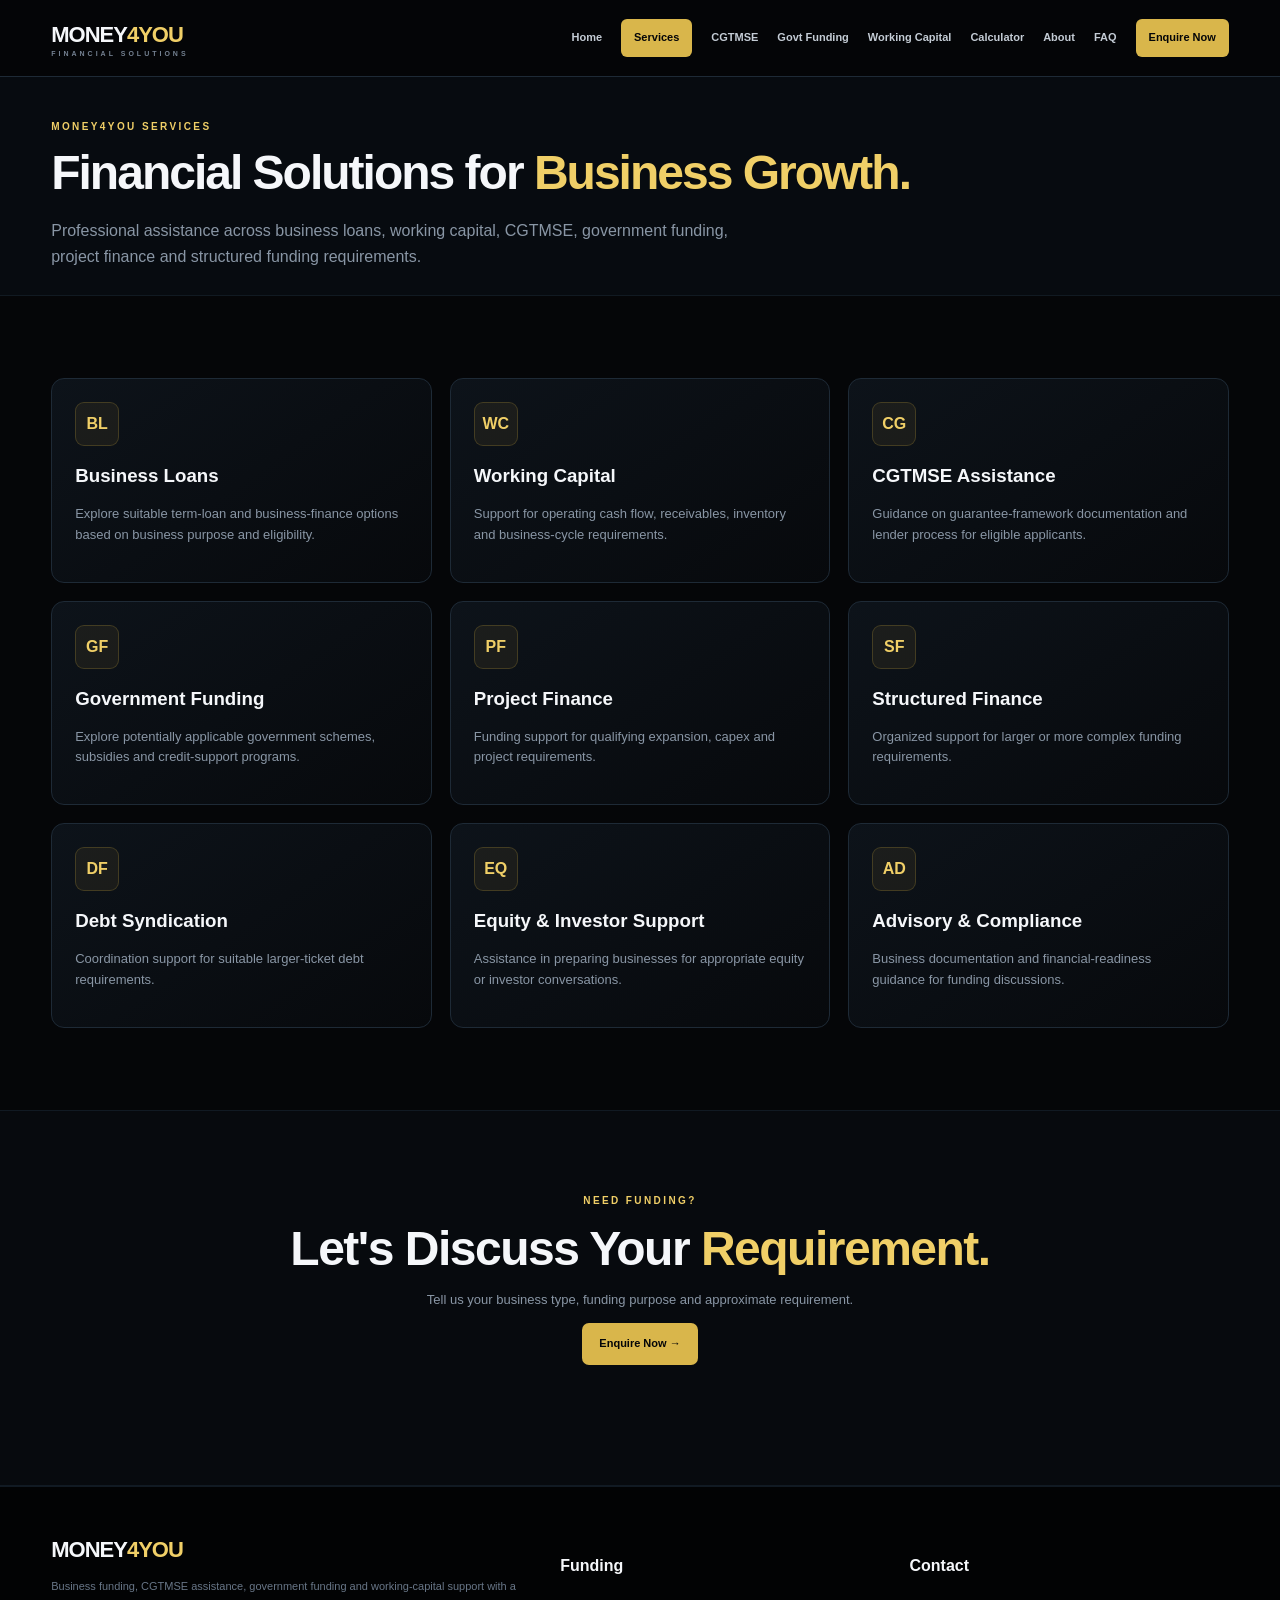
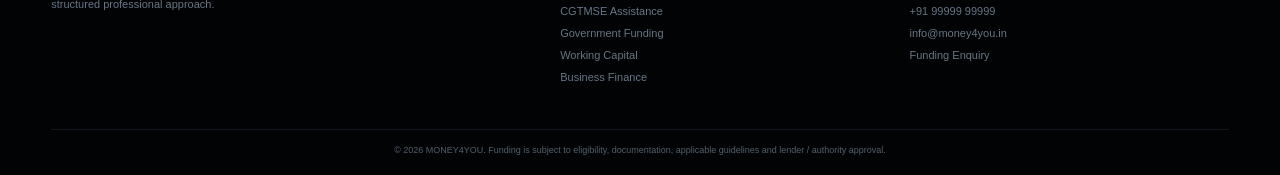
<file: services.html>
<!doctype html><html lang="en"><head><meta charset="UTF-8"><meta name="viewport" content="width=device-width,initial-scale=1.0"><meta name="description" content="MONEY4YOU business funding, CGTMSE, government funding and working capital assistance."><title>MONEY4YOU | Services</title><link rel="stylesheet" href="style.css"></head><body><header class="header"><div class="container navwrap"><a class="logo" href="index.html">MONEY<span>4YOU</span><small class="tag">FINANCIAL SOLUTIONS</small></a><button class="menu" onclick="document.querySelector('.nav').classList.toggle('open')">☰</button><nav class="nav">
<a class="" href="index.html">Home</a>
<a class="active" href="services.html">Services</a>
<a class="" href="cgtmse.html">CGTMSE</a>
<a class="" href="govt-funding.html">Govt Funding</a>
<a class="" href="working-capital.html">Working Capital</a>
<a class="" href="calculator.html">Calculator</a>
<a class="" href="about.html">About</a>
<a class="" href="faq.html">FAQ</a>
<a class="cta" href="apply.html">Enquire Now</a></nav></div></header><main><section class="breadcrumb"><div class="container"><div class="eyebrow">MONEY4YOU Services</div><h1>Financial Solutions for <span class="gold">Business Growth.</span></h1><p>Professional assistance across business loans, working capital, CGTMSE, government funding, project finance and structured funding requirements.</p></div></section><section><div class="container"><div class="grid3"><div class="card"><div class="icon">BL</div><h3>Business Loans</h3><p>Explore suitable term-loan and business-finance options based on business purpose and eligibility.</p></div><div class="card"><div class="icon">WC</div><h3>Working Capital</h3><p>Support for operating cash flow, receivables, inventory and business-cycle requirements.</p></div><div class="card"><div class="icon">CG</div><h3>CGTMSE Assistance</h3><p>Guidance on guarantee-framework documentation and lender process for eligible applicants.</p></div><div class="card"><div class="icon">GF</div><h3>Government Funding</h3><p>Explore potentially applicable government schemes, subsidies and credit-support programs.</p></div><div class="card"><div class="icon">PF</div><h3>Project Finance</h3><p>Funding support for qualifying expansion, capex and project requirements.</p></div><div class="card"><div class="icon">SF</div><h3>Structured Finance</h3><p>Organized support for larger or more complex funding requirements.</p></div><div class="card"><div class="icon">DF</div><h3>Debt Syndication</h3><p>Coordination support for suitable larger-ticket debt requirements.</p></div><div class="card"><div class="icon">EQ</div><h3>Equity & Investor Support</h3><p>Assistance in preparing businesses for appropriate equity or investor conversations.</p></div><div class="card"><div class="icon">AD</div><h3>Advisory & Compliance</h3><p>Business documentation and financial-readiness guidance for funding discussions.</p></div></div></div></section><section class="dark"><div class="container"><div class="sectionhead"><div class="eyebrow">Need Funding?</div><h2>Let's Discuss Your <span class="gold">Requirement.</span></h2><p>Tell us your business type, funding purpose and approximate requirement.</p><a class="btn btn-gold" href="apply.html">Enquire Now →</a></div></div></section></main><footer><div class="container"><div class="footergrid"><div><div class="logo">MONEY<span>4YOU</span></div><p>Business funding, CGTMSE assistance, government funding and working-capital support with a structured professional approach.</p></div><div><h4>Funding</h4><ul><li><a href="cgtmse.html">CGTMSE Assistance</a></li><li><a href="govt-funding.html">Government Funding</a></li><li><a href="working-capital.html">Working Capital</a></li><li><a href="services.html">Business Finance</a></li></ul></div><div><h4>Contact</h4><ul><li>+91 99999 99999</li><li>info@money4you.in</li><li><a href="apply.html">Funding Enquiry</a></li></ul></div></div><div class="copyright">© 2026 MONEY4YOU. Funding is subject to eligibility, documentation, applicable guidelines and lender / authority approval.</div></div></footer><script src="main.js"></script></body></html>
</file>
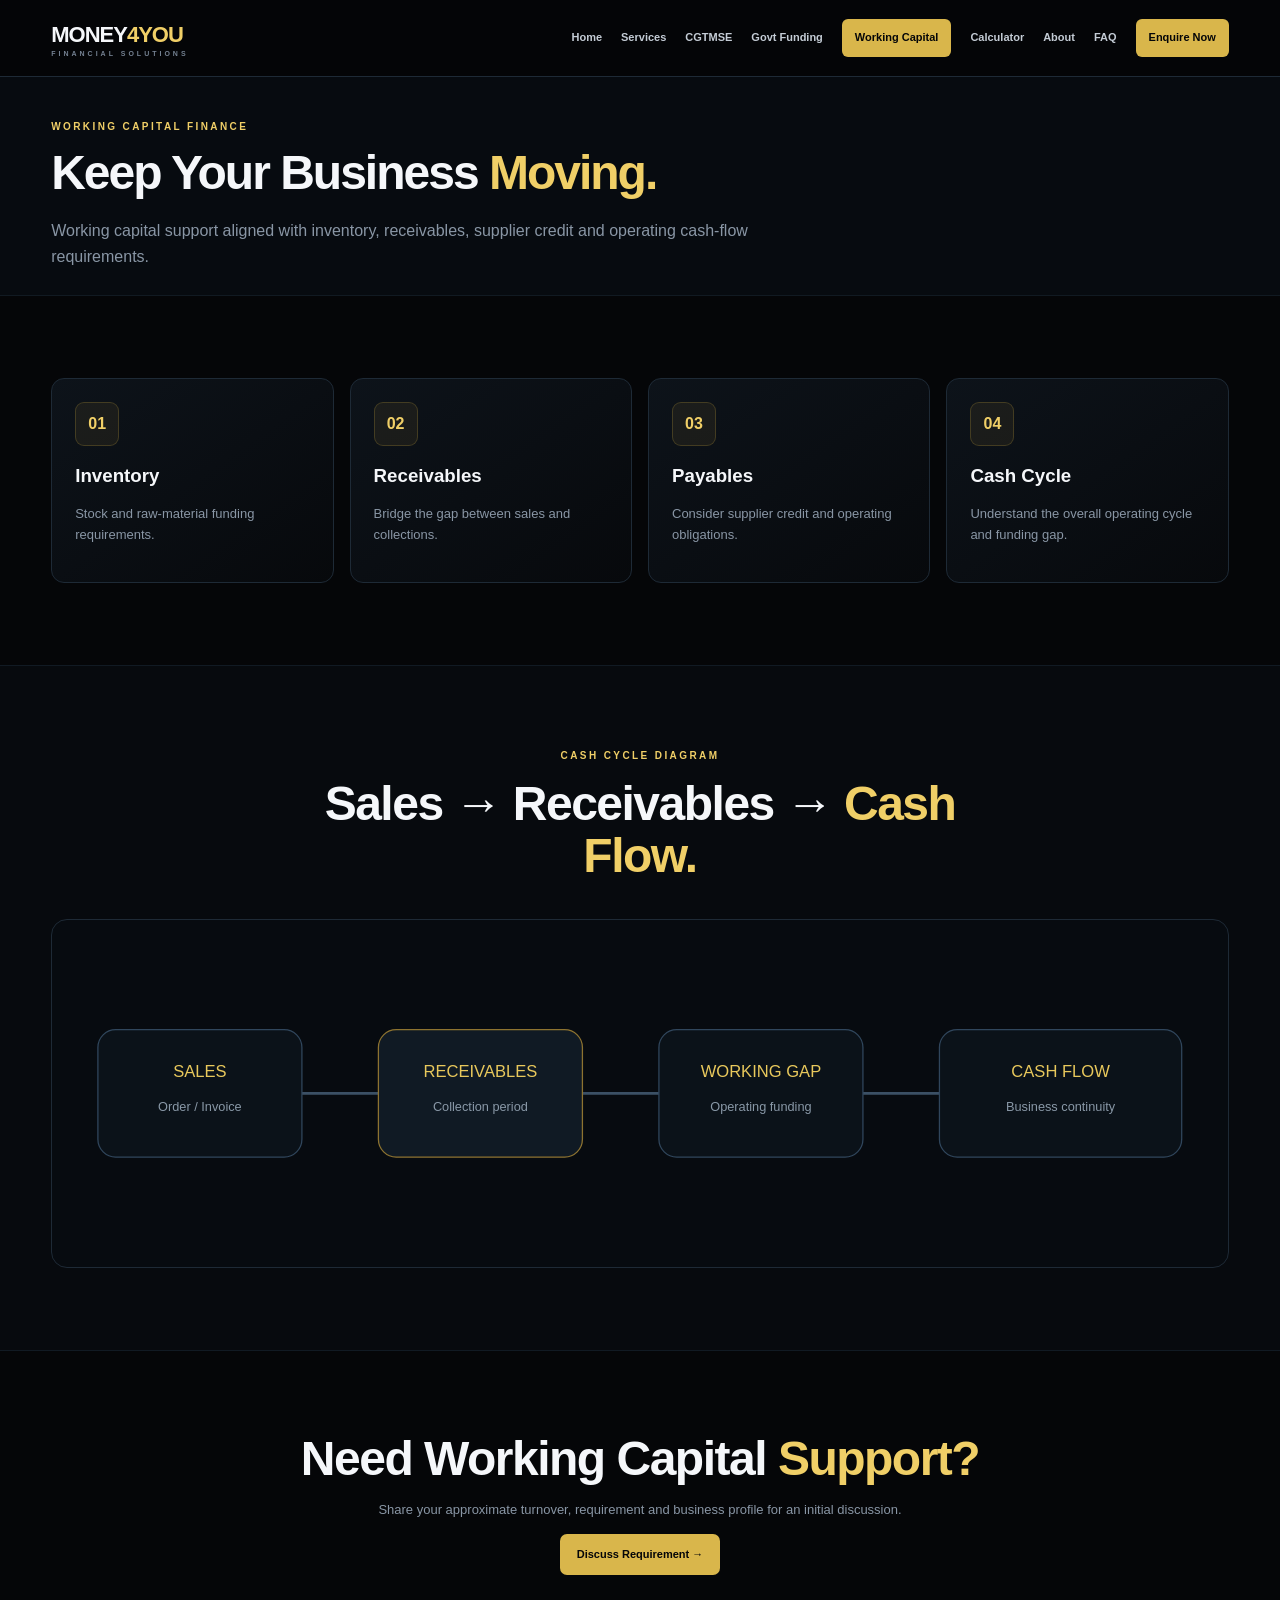
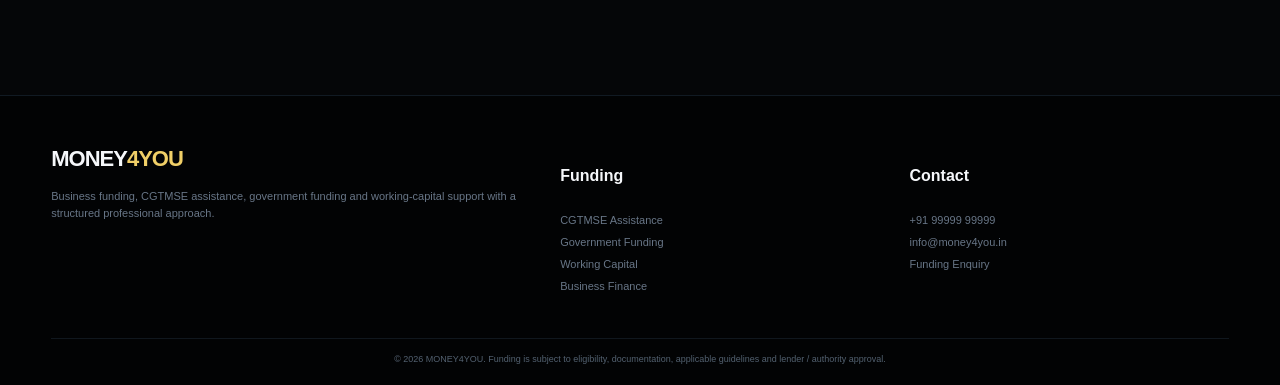
<file: working-capital.html>
<!doctype html><html lang="en"><head><meta charset="UTF-8"><meta name="viewport" content="width=device-width,initial-scale=1.0"><meta name="description" content="MONEY4YOU business funding, CGTMSE, government funding and working capital assistance."><title>MONEY4YOU | Working Capital</title><link rel="stylesheet" href="style.css"></head><body><header class="header"><div class="container navwrap"><a class="logo" href="index.html">MONEY<span>4YOU</span><small class="tag">FINANCIAL SOLUTIONS</small></a><button class="menu" onclick="document.querySelector('.nav').classList.toggle('open')">☰</button><nav class="nav">
<a class="" href="index.html">Home</a>
<a class="" href="services.html">Services</a>
<a class="" href="cgtmse.html">CGTMSE</a>
<a class="" href="govt-funding.html">Govt Funding</a>
<a class="active" href="working-capital.html">Working Capital</a>
<a class="" href="calculator.html">Calculator</a>
<a class="" href="about.html">About</a>
<a class="" href="faq.html">FAQ</a>
<a class="cta" href="apply.html">Enquire Now</a></nav></div></header><main><section class="breadcrumb"><div class="container"><div class="eyebrow">Working Capital Finance</div><h1>Keep Your Business <span class="gold">Moving.</span></h1><p>Working capital support aligned with inventory, receivables, supplier credit and operating cash-flow requirements.</p></div></section><section><div class="container"><div class="grid4"><div class="card"><div class="icon">01</div><h3>Inventory</h3><p>Stock and raw-material funding requirements.</p></div><div class="card"><div class="icon">02</div><h3>Receivables</h3><p>Bridge the gap between sales and collections.</p></div><div class="card"><div class="icon">03</div><h3>Payables</h3><p>Consider supplier credit and operating obligations.</p></div><div class="card"><div class="icon">04</div><h3>Cash Cycle</h3><p>Understand the overall operating cycle and funding gap.</p></div></div></div></section><section class="dark"><div class="container"><div class="sectionhead"><div class="eyebrow">Cash Cycle Diagram</div><h2>Sales → Receivables → <span class="gold">Cash Flow.</span></h2></div><div class="diagram"><svg viewBox="0 0 900 250" xmlns="http://www.w3.org/2000/svg"><g fill="none" stroke="#3b5065" stroke-width="2"><path d="M185 125H245M405 125H465M625 125H685"/></g><g font-family="Arial" text-anchor="middle"><rect x="25" y="75" width="160" height="100" rx="14" fill="#0b1219" stroke="#30465c"/><text x="105" y="112" fill="#e8c85c" font-size="13">SALES</text><text x="105" y="139" fill="#8998a7" font-size="10">Order / Invoice</text><rect x="245" y="75" width="160" height="100" rx="14" fill="#101a24" stroke="#8d7330"/><text x="325" y="112" fill="#e8c85c" font-size="13">RECEIVABLES</text><text x="325" y="139" fill="#8998a7" font-size="10">Collection period</text><rect x="465" y="75" width="160" height="100" rx="14" fill="#0b1219" stroke="#30465c"/><text x="545" y="112" fill="#e8c85c" font-size="13">WORKING GAP</text><text x="545" y="139" fill="#8998a7" font-size="10">Operating funding</text><rect x="685" y="75" width="190" height="100" rx="14" fill="#0b1219" stroke="#30465c"/><text x="780" y="112" fill="#e8c85c" font-size="13">CASH FLOW</text><text x="780" y="139" fill="#8998a7" font-size="10">Business continuity</text></g></svg></div></div></section><section><div class="container sectionhead"><h2>Need Working Capital <span class="gold">Support?</span></h2><p>Share your approximate turnover, requirement and business profile for an initial discussion.</p><a class="btn btn-gold" href="apply.html">Discuss Requirement →</a></div></section></main><footer><div class="container"><div class="footergrid"><div><div class="logo">MONEY<span>4YOU</span></div><p>Business funding, CGTMSE assistance, government funding and working-capital support with a structured professional approach.</p></div><div><h4>Funding</h4><ul><li><a href="cgtmse.html">CGTMSE Assistance</a></li><li><a href="govt-funding.html">Government Funding</a></li><li><a href="working-capital.html">Working Capital</a></li><li><a href="services.html">Business Finance</a></li></ul></div><div><h4>Contact</h4><ul><li>+91 99999 99999</li><li>info@money4you.in</li><li><a href="apply.html">Funding Enquiry</a></li></ul></div></div><div class="copyright">© 2026 MONEY4YOU. Funding is subject to eligibility, documentation, applicable guidelines and lender / authority approval.</div></div></footer><script src="main.js"></script></body></html>
</file>
<file: style.css>
:root{--bg:#050608;--panel:#0b0f14;--panel2:#0e141b;--gold:#d9b64b;--gold2:#f0cf67;--text:#f5f7fa;--muted:#8996a5;--line:#1e2a36;--blue:#10263e}
*{box-sizing:border-box}html{scroll-behavior:smooth}body{margin:0;background:var(--bg);color:var(--text);font-family:Inter,Arial,Helvetica,sans-serif;line-height:1.6}a{color:inherit;text-decoration:none}.container{width:min(1180px,92%);margin:auto}
.header{position:sticky;top:0;z-index:100;background:rgba(5,6,8,.96);backdrop-filter:blur(12px);border-bottom:1px solid var(--line)}.navwrap{height:76px;display:flex;align-items:center;justify-content:space-between}.logo{font-size:22px;font-weight:900;letter-spacing:-1px}.logo span,.gold{color:var(--gold2)}.tag{display:block;color:#758292;font-size:7px;letter-spacing:3px;text-align:right;margin-top:-4px}.nav{display:flex;align-items:center;gap:19px}.nav a{font-size:11px;color:#c4ccd5;font-weight:700}.nav a:hover{color:var(--gold2)}.nav .active,.nav .cta{color:#050608;background:var(--gold);padding:10px 13px;border-radius:6px}.menu{display:none;background:#0c131b;color:#fff;border:1px solid #304153;border-radius:6px;padding:8px 11px}
.hero{min-height:650px;background:radial-gradient(circle at 78% 35%,#d9b64b13,transparent 25%),linear-gradient(115deg,#030405,#07101a 58%,#0a2440)}.hero-grid{min-height:650px;display:grid;grid-template-columns:1fr 1fr;align-items:center;gap:55px}.eyebrow{font-size:10px;color:var(--gold2);letter-spacing:2.4px;text-transform:uppercase;font-weight:900;margin-bottom:14px}h1{font-size:clamp(45px,6vw,74px);line-height:1.02;letter-spacing:-3px;margin:0 0 20px}h2{font-size:clamp(32px,4vw,48px);line-height:1.08;letter-spacing:-1.5px;margin:0 0 15px}h3{margin:0 0 8px}.lead{color:#b9c3ce;max-width:690px;font-size:15px}.buttons{display:flex;gap:12px;flex-wrap:wrap;margin-top:26px}.btn{display:inline-flex;align-items:center;justify-content:center;padding:12px 17px;border-radius:7px;font-size:11px;font-weight:900}.btn-gold{background:var(--gold);color:#050608}.btn-outline{border:1px solid #405268;background:#08111a}.checks{display:flex;gap:14px;flex-wrap:wrap;margin-top:21px;color:#d8e0e7;font-size:10px;font-weight:700}.checks span:before{content:"✓";display:inline-grid;place-items:center;width:15px;height:15px;background:#fff;color:#000;border-radius:50%;margin-right:5px;font-size:8px}
.dashboard{border:1px solid #38536d;background:linear-gradient(145deg,#173858,#070c12);border-radius:20px;padding:23px;box-shadow:0 35px 90px #0009}.dashhead{display:flex;justify-content:space-between;gap:20px;margin-bottom:12px}.dashsmall{font-size:9px;color:#9eacba;letter-spacing:1px;text-transform:uppercase}.dashtitle{font-size:19px;font-weight:900}.pill{font-size:8px;color:var(--gold2);border:1px solid #79652c;border-radius:30px;padding:5px 8px;height:max-content}.chart{border:1px solid #25384b;background:#05090d;border-radius:10px;padding:10px}.chart svg{width:100%;display:block}.dashstats{display:grid;grid-template-columns:repeat(3,1fr);gap:8px;margin-top:9px}.mini{background:#05080b;border:1px solid #1d2a36;border-radius:7px;padding:10px}.mini b{display:block;font-size:13px}.mini small{font-size:8px;color:#718092}
section{padding:82px 0}.dark{background:#070a0e;border-top:1px solid #111a23;border-bottom:1px solid #111a23}.sectionhead{text-align:center;max-width:740px;margin:0 auto 38px}.sectionhead p,.card p,.copy p{color:var(--muted);font-size:13px}.grid3{display:grid;grid-template-columns:repeat(3,1fr);gap:18px}.grid4{display:grid;grid-template-columns:repeat(4,1fr);gap:16px}.card{background:linear-gradient(145deg,#0d131a,#07090c);border:1px solid var(--line);border-radius:13px;padding:23px}.card:hover{border-color:#816c30;transform:translateY(-2px);transition:.2s}.icon{width:44px;height:44px;display:grid;place-items:center;border-radius:9px;color:var(--gold2);background:#d9b64b12;border:1px solid #806b2e66;font-weight:900;margin-bottom:15px}.split{display:grid;grid-template-columns:1fr 1fr;gap:50px;align-items:center}.diagram{background:#070b10;border:1px solid var(--line);border-radius:16px;padding:14px}.diagram svg{width:100%;display:block}.list{padding:0;list-style:none;color:#d5dde5;font-size:13px}.list li{margin:10px 0}.list li:before{content:"✓";color:var(--gold2);margin-right:9px}
.breadcrumb{padding:42px 0 10px;background:#070b10;border-bottom:1px solid #111a22}.breadcrumb h1{font-size:48px;letter-spacing:-2px}.breadcrumb p{color:var(--muted);max-width:720px}.feature{display:grid;grid-template-columns:1fr 1fr;gap:20px}.feature .card{min-height:180px}.number{font-size:28px;color:var(--gold2);font-weight:900}.process{display:grid;grid-template-columns:repeat(4,1fr);gap:12px}.step{position:relative;padding:22px;background:#0a0f15;border:1px solid var(--line);border-radius:12px}.step:after{content:"→";position:absolute;right:-12px;top:45%;color:var(--gold2)}.step:last-child:after{display:none}
.formbox{max-width:820px;margin:auto;background:#0b1016;border:1px solid #243343;border-radius:16px;padding:28px}.formgrid{display:grid;grid-template-columns:1fr 1fr;gap:14px}.field{display:flex;flex-direction:column;gap:6px}.field.full{grid-column:1/-1}.field label{font-size:10px;color:#b7c1cb;font-weight:800}.field input,.field select,.field textarea{width:100%;background:#05080c;color:#fff;border:1px solid #2a3a4b;border-radius:6px;padding:11px;font:inherit;font-size:12px}.field textarea{min-height:110px;resize:vertical}.notice{font-size:10px;color:#6f7d8c;margin-top:12px}
details{background:#0b1016;border:1px solid var(--line);border-radius:9px;padding:15px 17px;margin:10px 0}summary{cursor:pointer;font-weight:800;font-size:13px}details p{color:var(--muted);font-size:12px}
footer{padding:45px 0 18px;background:#020304;border-top:1px solid #111a23}.footergrid{display:grid;grid-template-columns:1.5fr 1fr 1fr;gap:30px}.footergrid p,.footergrid li{color:#687687;font-size:11px}.footergrid ul{list-style:none;padding:0;line-height:2}.copyright{text-align:center;border-top:1px solid #10171e;margin-top:25px;padding-top:13px;color:#536170;font-size:9px}
@media(max-width:950px){.nav{gap:10px}.hero-grid{grid-template-columns:1fr;padding:75px 0}.dashboard{max-width:720px;margin:auto}.grid4{grid-template-columns:1fr 1fr}.process{grid-template-columns:1fr 1fr}.step:after{display:none}}
@media(max-width:700px){.menu{display:block}.nav{display:none;position:absolute;top:76px;left:0;right:0;padding:17px 4%;background:#050608;border-bottom:1px solid var(--line);flex-direction:column;align-items:flex-start}.nav.open{display:flex}.nav .active,.nav .cta{padding:8px 11px}.hero-grid{min-height:auto}.hero{min-height:auto}.hero h1{font-size:45px;letter-spacing:-2px}.grid3,.grid4,.split,.feature,.footergrid,.formgrid,.process{grid-template-columns:1fr}.field.full{grid-column:auto}.breadcrumb h1{font-size:39px}.step:after{display:none}.float{display:none}.dashstats{grid-template-columns:1fr 1fr 1fr}}
</file>
